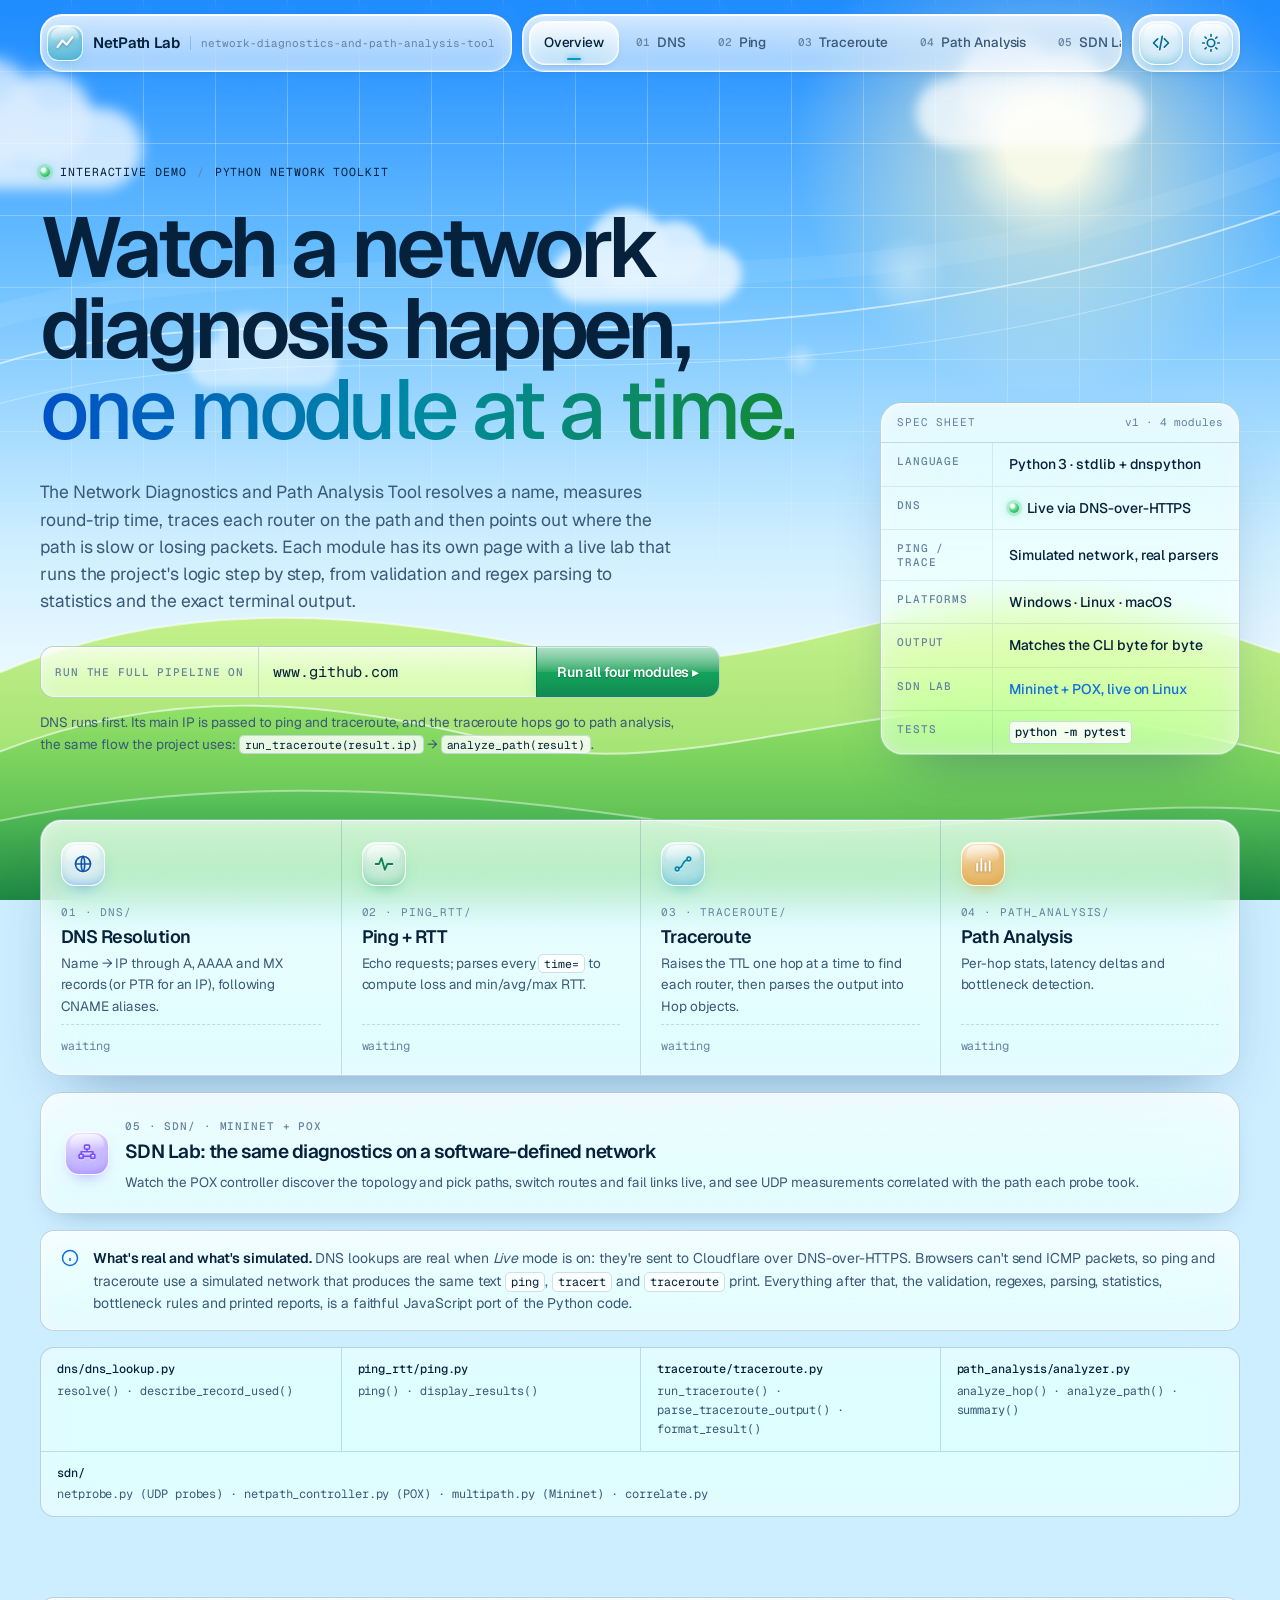
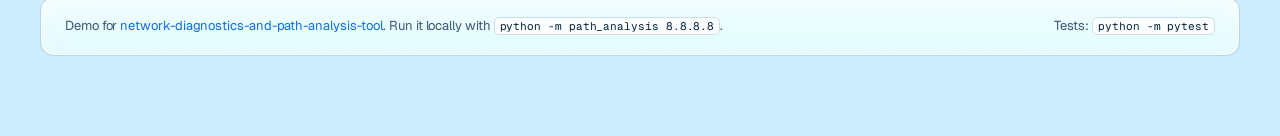
<file: index.html>
<!doctype html>
<html lang="en">
<head>
  <meta charset="utf-8" />
  <meta name="viewport" content="width=device-width, initial-scale=1" />
  <title>NetPath Diagnostics Lab</title>
  <meta name="description" content="Interactive walkthrough of the Network Diagnostics and Path Analysis Tool: DNS resolution, ping/RTT, traceroute and path analysis." />
  <meta name="theme-color" content="#2f9bff" media="(prefers-color-scheme: light)" />
  <meta name="theme-color" content="#04122a" media="(prefers-color-scheme: dark)" />
  <meta property="og:type" content="website" />
  <meta property="og:title" content="NetPath Diagnostics Lab" />
  <meta property="og:description" content="Interactive walkthrough of the Network Diagnostics and Path Analysis Tool: DNS resolution, ping/RTT, traceroute and path analysis." />
  <link rel="preconnect" href="https://fonts.googleapis.com" />
  <link rel="preconnect" href="https://fonts.gstatic.com" crossorigin />
  <link href="https://fonts.googleapis.com/css2?family=Geist:wght@300..800&family=Geist+Mono:wght@400..600&display=swap" rel="stylesheet" />
  <script>
    (function () {
      var t = null;
      try { t = localStorage.getItem("np-theme"); } catch (e) {}
      document.documentElement.dataset.theme = t || (matchMedia("(prefers-color-scheme: dark)").matches ? "dark" : "light");
    })();
  </script>
  <link rel="stylesheet" href="css/styles.css?v=12" />
  <link rel="icon" href="data:image/svg+xml,%3Csvg xmlns='http://www.w3.org/2000/svg' viewBox='0 0 32 32'%3E%3Crect width='32' height='32' rx='7' fill='%23111821'/%3E%3Cpath d='M6 22 L12 12 L19 18 L26 8' fill='none' stroke='%2345d6c4' stroke-width='3' stroke-linecap='round' stroke-linejoin='round'/%3E%3C/svg%3E" />
</head>
<body>
  <div class="scene" aria-hidden="true">
    <div class="sky"></div>
    <div class="grid-lines"></div>
    <div class="stars"></div>
    <div class="sun"></div>
    <span class="flare f1"></span><span class="flare f2"></span>
    <svg class="swoosh" viewBox="0 0 1440 500" preserveAspectRatio="none">
      <path d="M-20 360 C 320 180, 760 420, 1460 120" stroke-width="2" />
      <path d="M-20 400 C 360 230, 820 450, 1460 170" stroke-width="1" opacity=".6" />
      <path d="M-20 300 C 420 120, 900 360, 1460 60" stroke-width="26" opacity=".12" />
    </svg>
    <span class="cloud c1"></span><span class="cloud c2"></span><span class="cloud c3"></span><span class="cloud c4"></span>
    <div class="bubbles"><i></i><i></i><i></i><i></i><i></i><i></i></div>
    <svg class="hills" viewBox="0 0 1440 400" preserveAspectRatio="none">
      <defs>
        <linearGradient id="hg1" x1="0" y1="0" x2="0" y2="1"><stop offset="0" style="stop-color:var(--hill-1a)" /><stop offset="1" style="stop-color:var(--hill-1b)" /></linearGradient>
        <linearGradient id="hg2" x1="0" y1="0" x2="0" y2="1"><stop offset="0" style="stop-color:var(--hill-2a)" /><stop offset="1" style="stop-color:var(--hill-2b)" /></linearGradient>
        <linearGradient id="hg3" x1="0" y1="0" x2="0" y2="1"><stop offset="0" style="stop-color:var(--hill-3a)" /><stop offset="1" style="stop-color:var(--hill-3b)" /></linearGradient>
      </defs>
      <path class="h1" d="M0,170 C210,90 420,110 640,150 C860,190 1040,70 1240,100 C1340,115 1400,140 1440,150 L1440,400 L0,400 Z" />
      <path class="gloss" d="M0,170 C210,90 420,110 640,150 C860,190 1040,70 1240,100 C1340,115 1400,140 1440,150" />
      <path class="h2" d="M0,250 C200,180 380,200 560,240 C760,285 980,190 1180,210 C1300,222 1380,240 1440,252 L1440,400 L0,400 Z" />
      <path class="gloss" d="M0,250 C200,180 380,200 560,240 C760,285 980,190 1180,210 C1300,222 1380,240 1440,252" />
      <path class="h3" d="M0,320 C260,270 520,290 760,322 C1000,352 1220,292 1440,310 L1440,400 L0,400 Z" />
      <path class="gloss" d="M0,320 C260,270 520,290 760,322 C1000,352 1220,292 1440,310" opacity=".7" />
    </svg>
  </div>
  <header class="topbar">
    <a class="brand dock-group" href="index.html" aria-label="NetPath Lab home">
      <span class="orb t-60 deep" style="--sc:var(--c-trace);width:36px;height:36px;margin:0;border-radius:11px"><svg width="18" height="18" viewBox="0 0 24 24" aria-hidden="true"><path d="M3 17 L9 9 L14 14 L21 5" fill="none" stroke="#fff" stroke-width="2.6" stroke-linecap="round" stroke-linejoin="round" /></svg></span>
      NetPath Lab <small>network-diagnostics-and-path-analysis-tool</small>
    </a>
    <nav class="topnav dock-group" aria-label="Pages">
      <a href="index.html" class="active" aria-current="page">Overview</a>
      <a href="dns.html"><span class="n">01</span>DNS</a>
      <a href="ping.html"><span class="n">02</span>Ping</a>
      <a href="traceroute.html"><span class="n">03</span>Traceroute</a>
      <a href="analysis.html"><span class="n">04</span>Path Analysis</a>
      <a href="sdn.html"><span class="n">05</span>SDN Lab</a>
    </nav>
    <div class="dock-actions dock-group">
      <a class="dock-icon frost t-10" href="https://github.com/AtharvChoudhary65/network-diagnostics-and-path-analysis-tool" target="_blank" rel="noopener" aria-label="View the tool's source on GitHub" title="Source on GitHub">
        <svg width="20" height="20" viewBox="0 0 24 24" fill="none" stroke="currentColor" stroke-width="2" stroke-linecap="round" stroke-linejoin="round" aria-hidden="true"><path d="m8 7-5 5 5 5M16 7l5 5-5 5M13.5 4l-3 16" /></svg>
      </a>
      <button class="theme-toggle frost t-10" id="theme-toggle" type="button" aria-label="Toggle light and dark mode" title="Toggle light / dark">
        <svg class="sun-i" width="20" height="20" viewBox="0 0 24 24" fill="none" stroke="currentColor" stroke-width="2" stroke-linecap="round"><circle cx="12" cy="12" r="4.5" /><path d="M12 2v2M12 20v2M4.9 4.9l1.4 1.4M17.7 17.7l1.4 1.4M2 12h2M20 12h2M4.9 19.1l1.4-1.4M17.7 6.3l1.4-1.4" /></svg>
        <svg class="moon" width="20" height="20" viewBox="0 0 24 24" fill="none" stroke="currentColor" stroke-width="2" stroke-linecap="round" stroke-linejoin="round"><path d="M20 14.5A8.5 8.5 0 1 1 9.5 4a7 7 0 0 0 10.5 10.5z" /></svg>
      </button>
    </div>
  </header>

  <main>
    <!-- ======================= OVERVIEW ======================= -->
    <section class="hero" id="overview">
      <div class="hero-grid">
        <div class="hero-copy">
          <div class="eyebrow"><span class="dot"></span>Interactive demo <span class="sep">/</span> Python network toolkit</div>
          <h1>Watch a network diagnosis happen, <em>one module at a time.</em></h1>
          <p class="lede">The Network Diagnostics and Path Analysis Tool resolves a name, measures round-trip time, traces each router on the path and then points out where the path is slow or losing packets. Each module has its own page with a live lab that runs the project's logic step by step, from validation and regex parsing to statistics and the exact terminal output.</p>
          <div class="runner">
            <label for="pipe-target">Run the full pipeline on</label>
            <input id="pipe-target" class="input" value="www.github.com" spellcheck="false" autocomplete="off" />
            <button class="btn hero-btn" id="pipe-run">Run all four modules ▸</button>
          </div>
          <p class="hint">DNS runs first. Its main IP is passed to ping and traceroute, and the traceroute hops go to path analysis, the same flow the project uses: <code>run_traceroute(result.ip)</code> → <code>analyze_path(result)</code>.</p>
        </div>
        <aside class="spec" aria-label="Project at a glance">
          <div class="spec-head"><span>Spec sheet</span><span class="mono">v1 · 4 modules</span></div>
          <dl>
            <div><dt>Language</dt><dd>Python 3 · stdlib + dnspython</dd></div>
            <div><dt>DNS</dt><dd><span class="live"></span>Live via DNS-over-HTTPS</dd></div>
            <div><dt>Ping / Trace</dt><dd>Simulated network, real parsers</dd></div>
            <div><dt>Platforms</dt><dd>Windows · Linux · macOS</dd></div>
            <div><dt>Output</dt><dd>Matches the CLI byte for byte</dd></div>
            <div><dt>SDN lab</dt><dd><a href="sdn.html">Mininet + POX, live on Linux</a></dd></div>
            <div><dt>Tests</dt><dd><code>python -m pytest</code></dd></div>
          </dl>
        </aside>
      </div>

      <div class="pipeline" id="pipeline">
        <a class="stage" data-stage="dns" href="dns.html"><span class="orb t-10"><svg width="22" height="22" viewBox="0 0 24 24" fill="none" stroke="#fff" stroke-width="2" stroke-linecap="round"><circle cx="12" cy="12" r="9"/><path d="M3 12h18M12 3c2.8 3 2.8 15 0 18M12 3c-2.8 3-2.8 15 0 18"/></svg></span><span class="num">01 · dns/</span><h3>DNS Resolution</h3><p>Name → IP through A, AAAA and MX records (or PTR for an IP), following CNAME aliases.</p><span class="out">waiting</span></a>
        <a class="stage" data-stage="ping" href="ping.html"><span class="orb t-20"><svg width="22" height="22" viewBox="0 0 24 24" fill="none" stroke="#fff" stroke-width="2.2" stroke-linecap="round" stroke-linejoin="round"><path d="M2 12h4l3-7 4 14 3-7h6"/></svg></span><span class="num">02 · ping_rtt/</span><h3>Ping + RTT</h3><p>Echo requests; parses every <code>time=</code> to compute loss and min/avg/max RTT.</p><span class="out">waiting</span></a>
        <a class="stage" data-stage="trace" href="traceroute.html"><span class="orb t-30"><svg width="22" height="22" viewBox="0 0 24 24" fill="none" stroke="#fff" stroke-width="2" stroke-linecap="round" stroke-linejoin="round"><circle cx="5" cy="18" r="2.2"/><circle cx="19" cy="6" r="2.2"/><path d="M7 17c6-1 3-8 10-10"/></svg></span><span class="num">03 · traceroute/</span><h3>Traceroute</h3><p>Raises the TTL one hop at a time to find each router, then parses the output into Hop objects.</p><span class="out">waiting</span></a>
        <a class="stage" data-stage="analysis" href="analysis.html"><span class="orb t-60 deep"><svg width="22" height="22" viewBox="0 0 24 24" fill="none" stroke="#fff" stroke-width="2.2" stroke-linecap="round"><path d="M5 20V12M10 20V6M15 20v-9M20 20V9"/></svg></span><span class="num">04 · path_analysis/</span><h3>Path Analysis</h3><p>Per-hop stats, latency deltas and bottleneck detection.</p><span class="out">waiting</span></a>
      </div>


      <nav class="pager sdn-pager" aria-label="SDN lab">
      <a class="pager-card sdn-card" href="sdn.html">
        <span class="orb t-45" style="--sc:var(--c-sdn)"><svg width="22" height="22" viewBox="0 0 24 24" fill="none" stroke="#fff" stroke-width="2" stroke-linecap="round" stroke-linejoin="round" aria-hidden="true"><rect x="9" y="2.5" width="6" height="5" rx="1.2"/><path d="M12 7.5v3M5 13.5v-3h14v3"/><rect x="2.5" y="13.5" width="5" height="5" rx="1.2"/><rect x="16.5" y="13.5" width="5" height="5" rx="1.2"/><path d="M7.5 16h9"/></svg></span>
        <span><span class="pager-label">05 · sdn/ · Mininet + POX</span><span class="pager-title">SDN Lab: the same diagnostics on a software-defined network</span>
        <span class="sdn-card-text">Watch the POX controller discover the topology and pick paths, switch routes and fail links live, and see UDP measurements correlated with the path each probe took.</span></span>
      </a>
      </nav>

      <div class="notice" role="note">
        <svg width="18" height="18" viewBox="0 0 24 24" fill="none" stroke="currentColor" stroke-width="2" aria-hidden="true"><circle cx="12" cy="12" r="10" /><path d="M12 16v-4M12 8h.01" /></svg>
        <div><strong>What's real and what's simulated.</strong> DNS lookups are real when <em>Live</em> mode is on: they're sent to Cloudflare over DNS-over-HTTPS. Browsers can't send ICMP packets, so ping and traceroute use a simulated network that produces the same text <code>ping</code>, <code>tracert</code> and <code>traceroute</code> print. Everything after that, the validation, regexes, parsing, statistics, bottleneck rules and printed reports, is a faithful JavaScript port of the Python code.</div>
      </div>

      <div class="modmap" aria-label="Repository layout">
        <div><b>dns/dns_lookup.py</b>resolve() · describe_record_used()</div>
        <div><b>ping_rtt/ping.py</b>ping() · display_results()</div>
        <div><b>traceroute/traceroute.py</b>run_traceroute() · parse_traceroute_output() · format_result()</div>
        <div><b>path_analysis/analyzer.py</b>analyze_hop() · analyze_path() · summary()</div>
        <div class="wide"><b>sdn/</b>netprobe.py (UDP probes) · netpath_controller.py (POX) · multipath.py (Mininet) · correlate.py</div>
      </div>
    </section>

    <footer>
      <span>Demo for <a href="https://github.com/AtharvChoudhary65/network-diagnostics-and-path-analysis-tool" target="_blank" rel="noopener">network-diagnostics-and-path-analysis-tool</a>. Run it locally with <code>python -m path_analysis 8.8.8.8</code>.</span>
      <span>Tests: <code>python -m pytest</code></span>
    </footer>
  </main>

  <script src="js/common.js?v=10"></script>
  <script src="js/dns.js?v=10"></script>
  <script src="js/ping.js?v=10"></script>
  <script src="js/traceroute.js?v=10"></script>
  <script src="js/analysis.js?v=10"></script>
  <script src="js/app.js?v=10"></script>
</body>
</html>
</file>
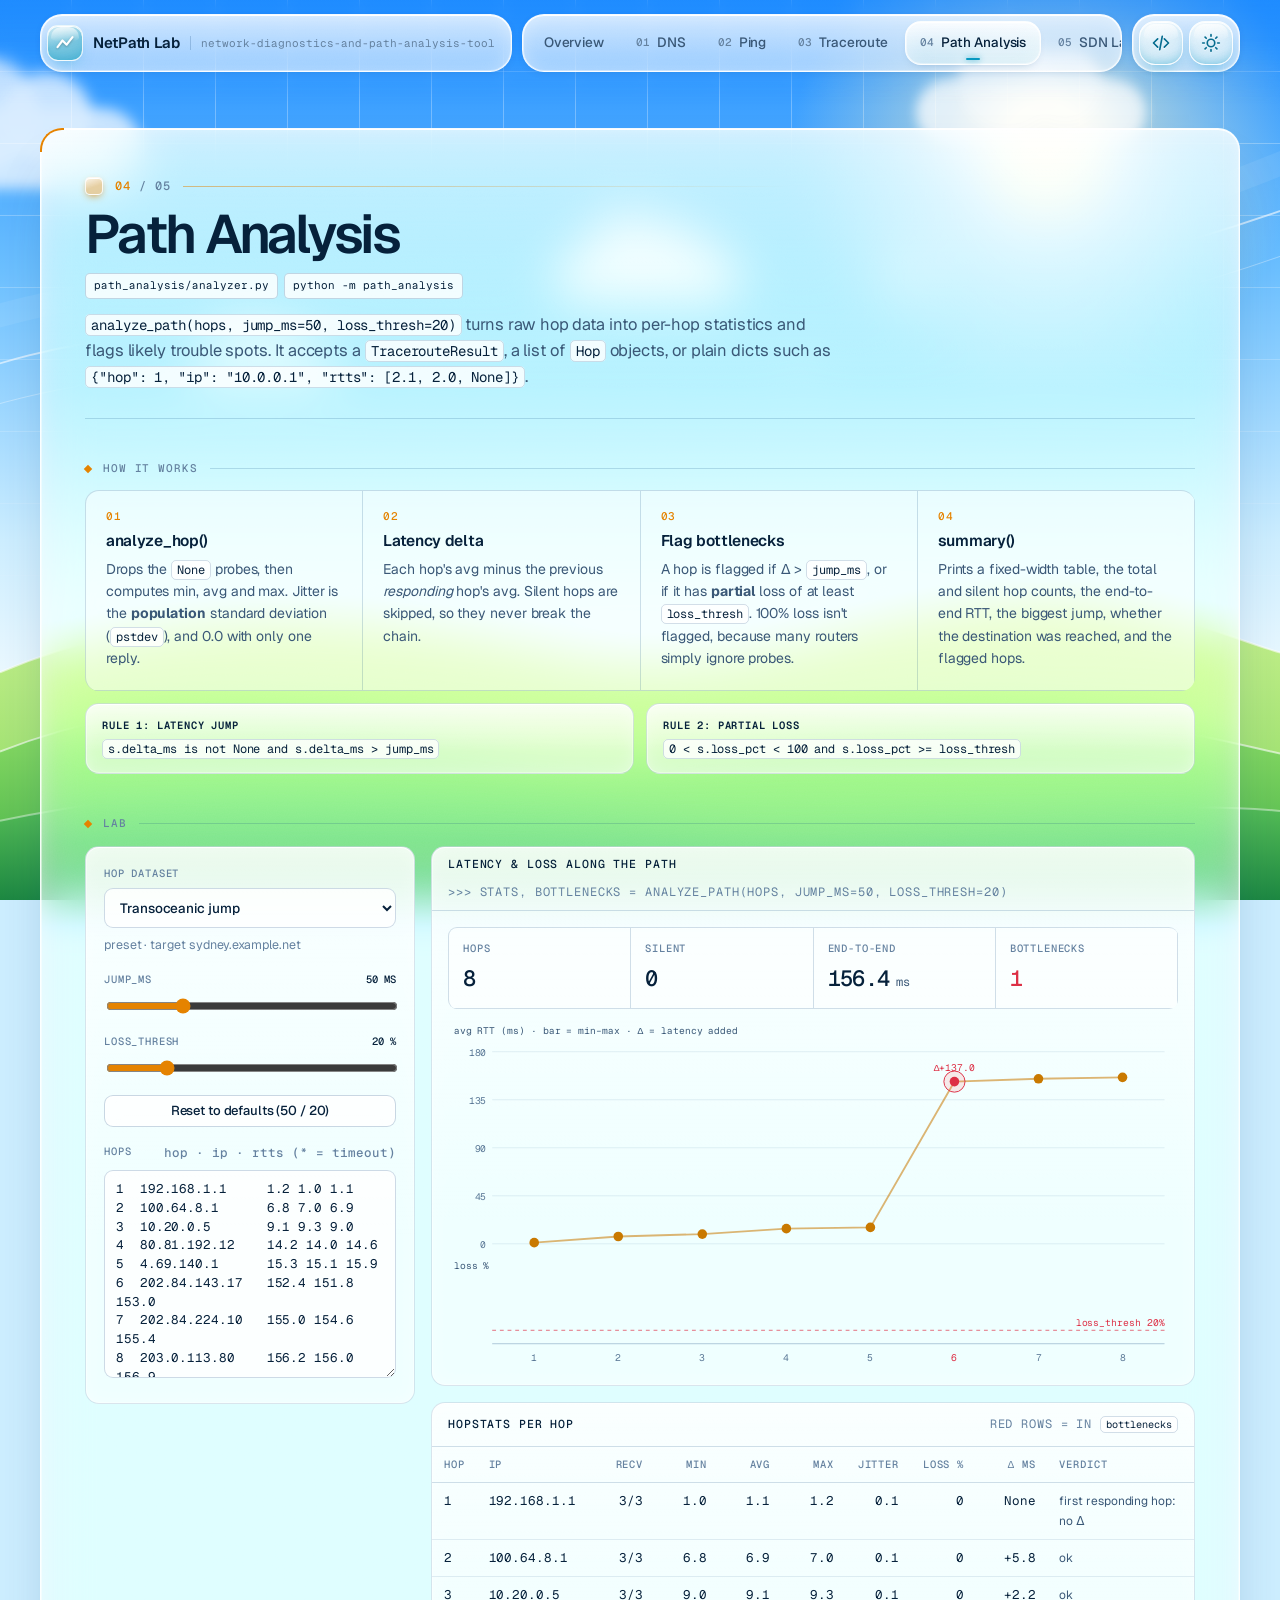
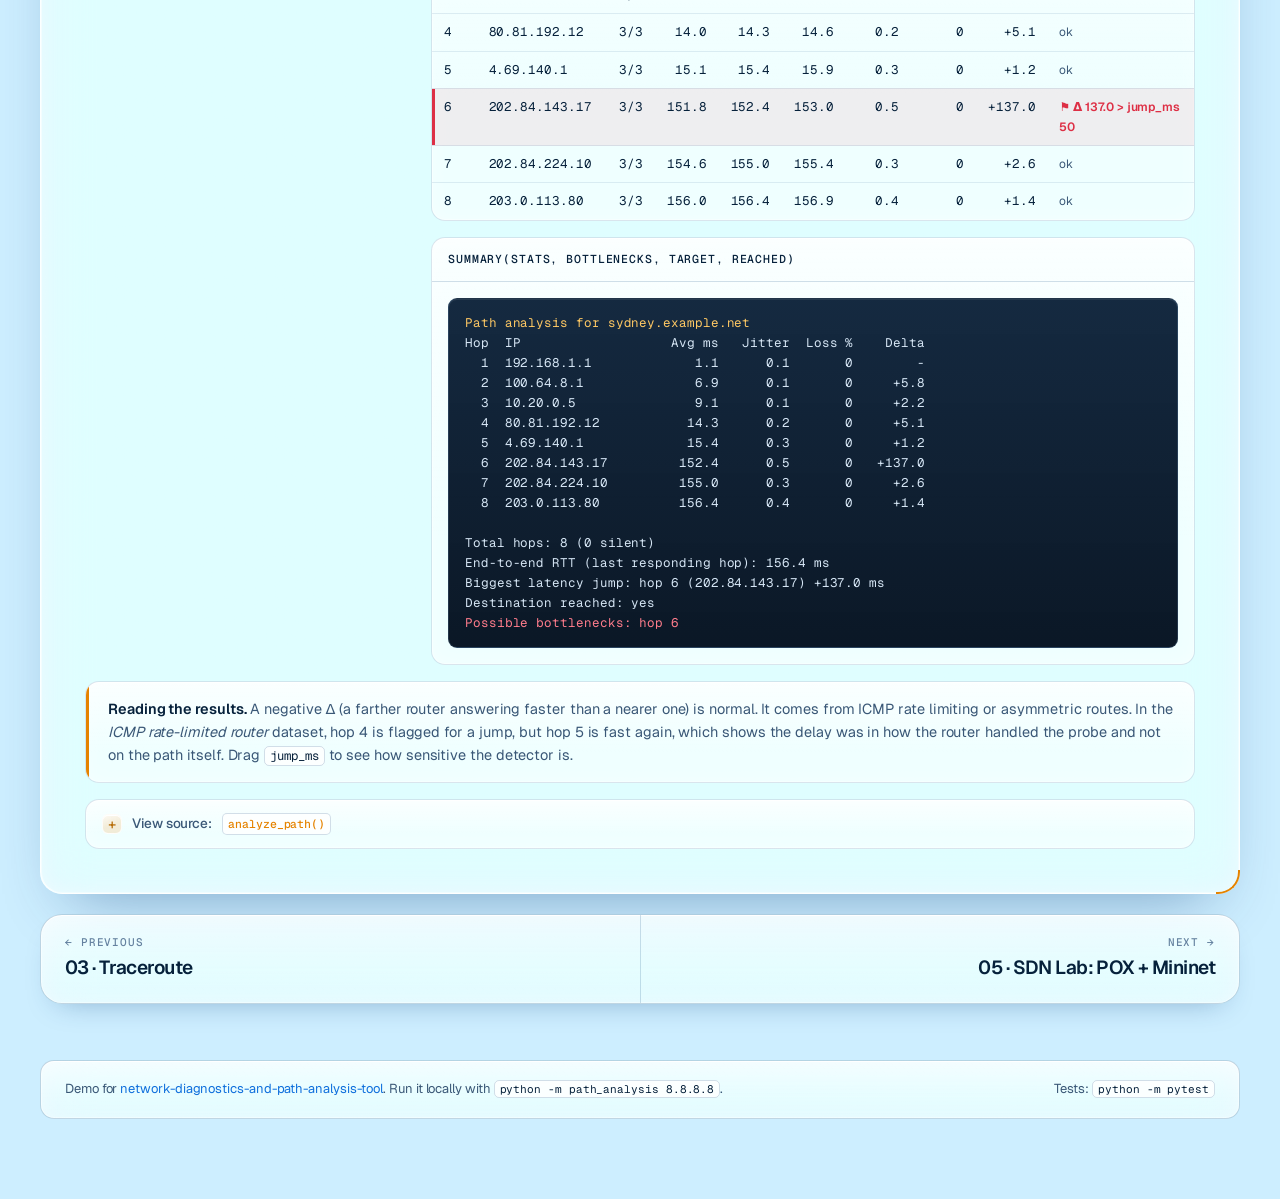
<file: analysis.html>
<!doctype html>
<html lang="en">
<head>
  <meta charset="utf-8" />
  <meta name="viewport" content="width=device-width, initial-scale=1" />
  <title>Path Analysis · NetPath Lab</title>
  <meta name="description" content="How path_analysis.analyze_path() computes per-hop stats and flags latency jumps and packet loss." />
  <meta name="theme-color" content="#2f9bff" media="(prefers-color-scheme: light)" />
  <meta name="theme-color" content="#04122a" media="(prefers-color-scheme: dark)" />
  <meta property="og:type" content="website" />
  <meta property="og:title" content="Path Analysis · NetPath Lab" />
  <meta property="og:description" content="How path_analysis.analyze_path() computes per-hop stats and flags latency jumps and packet loss." />
  <link rel="preconnect" href="https://fonts.googleapis.com" />
  <link rel="preconnect" href="https://fonts.gstatic.com" crossorigin />
  <link href="https://fonts.googleapis.com/css2?family=Geist:wght@300..800&family=Geist+Mono:wght@400..600&display=swap" rel="stylesheet" />
  <script>
    (function () {
      var t = null;
      try { t = localStorage.getItem("np-theme"); } catch (e) {}
      document.documentElement.dataset.theme = t || (matchMedia("(prefers-color-scheme: dark)").matches ? "dark" : "light");
    })();
  </script>
  <link rel="stylesheet" href="css/styles.css?v=12" />
  <link rel="icon" href="data:image/svg+xml,%3Csvg xmlns='http://www.w3.org/2000/svg' viewBox='0 0 32 32'%3E%3Crect width='32' height='32' rx='7' fill='%23111821'/%3E%3Cpath d='M6 22 L12 12 L19 18 L26 8' fill='none' stroke='%2345d6c4' stroke-width='3' stroke-linecap='round' stroke-linejoin='round'/%3E%3C/svg%3E" />
</head>
<body>
  <div class="scene" aria-hidden="true">
    <div class="sky"></div>
    <div class="grid-lines"></div>
    <div class="stars"></div>
    <div class="sun"></div>
    <span class="flare f1"></span><span class="flare f2"></span>
    <svg class="swoosh" viewBox="0 0 1440 500" preserveAspectRatio="none">
      <path d="M-20 360 C 320 180, 760 420, 1460 120" stroke-width="2" />
      <path d="M-20 400 C 360 230, 820 450, 1460 170" stroke-width="1" opacity=".6" />
      <path d="M-20 300 C 420 120, 900 360, 1460 60" stroke-width="26" opacity=".12" />
    </svg>
    <span class="cloud c1"></span><span class="cloud c2"></span><span class="cloud c3"></span><span class="cloud c4"></span>
    <div class="bubbles"><i></i><i></i><i></i><i></i><i></i><i></i></div>
    <svg class="hills" viewBox="0 0 1440 400" preserveAspectRatio="none">
      <defs>
        <linearGradient id="hg1" x1="0" y1="0" x2="0" y2="1"><stop offset="0" style="stop-color:var(--hill-1a)" /><stop offset="1" style="stop-color:var(--hill-1b)" /></linearGradient>
        <linearGradient id="hg2" x1="0" y1="0" x2="0" y2="1"><stop offset="0" style="stop-color:var(--hill-2a)" /><stop offset="1" style="stop-color:var(--hill-2b)" /></linearGradient>
        <linearGradient id="hg3" x1="0" y1="0" x2="0" y2="1"><stop offset="0" style="stop-color:var(--hill-3a)" /><stop offset="1" style="stop-color:var(--hill-3b)" /></linearGradient>
      </defs>
      <path class="h1" d="M0,170 C210,90 420,110 640,150 C860,190 1040,70 1240,100 C1340,115 1400,140 1440,150 L1440,400 L0,400 Z" />
      <path class="gloss" d="M0,170 C210,90 420,110 640,150 C860,190 1040,70 1240,100 C1340,115 1400,140 1440,150" />
      <path class="h2" d="M0,250 C200,180 380,200 560,240 C760,285 980,190 1180,210 C1300,222 1380,240 1440,252 L1440,400 L0,400 Z" />
      <path class="gloss" d="M0,250 C200,180 380,200 560,240 C760,285 980,190 1180,210 C1300,222 1380,240 1440,252" />
      <path class="h3" d="M0,320 C260,270 520,290 760,322 C1000,352 1220,292 1440,310 L1440,400 L0,400 Z" />
      <path class="gloss" d="M0,320 C260,270 520,290 760,322 C1000,352 1220,292 1440,310" opacity=".7" />
    </svg>
  </div>
  <header class="topbar">
    <a class="brand dock-group" href="index.html" aria-label="NetPath Lab home">
      <span class="orb t-60 deep" style="--sc:var(--c-trace);width:36px;height:36px;margin:0;border-radius:11px"><svg width="18" height="18" viewBox="0 0 24 24" aria-hidden="true"><path d="M3 17 L9 9 L14 14 L21 5" fill="none" stroke="#fff" stroke-width="2.6" stroke-linecap="round" stroke-linejoin="round" /></svg></span>
      NetPath Lab <small>network-diagnostics-and-path-analysis-tool</small>
    </a>
    <nav class="topnav dock-group" aria-label="Pages">
      <a href="index.html">Overview</a>
      <a href="dns.html"><span class="n">01</span>DNS</a>
      <a href="ping.html"><span class="n">02</span>Ping</a>
      <a href="traceroute.html"><span class="n">03</span>Traceroute</a>
      <a href="analysis.html" class="active" aria-current="page"><span class="n">04</span>Path Analysis</a>
      <a href="sdn.html"><span class="n">05</span>SDN Lab</a>
    </nav>
    <div class="dock-actions dock-group">
      <a class="dock-icon frost t-10" href="https://github.com/AtharvChoudhary65/network-diagnostics-and-path-analysis-tool" target="_blank" rel="noopener" aria-label="View the tool's source on GitHub" title="Source on GitHub">
        <svg width="20" height="20" viewBox="0 0 24 24" fill="none" stroke="currentColor" stroke-width="2" stroke-linecap="round" stroke-linejoin="round" aria-hidden="true"><path d="m8 7-5 5 5 5M16 7l5 5-5 5M13.5 4l-3 16" /></svg>
      </a>
      <button class="theme-toggle frost t-10" id="theme-toggle" type="button" aria-label="Toggle light and dark mode" title="Toggle light / dark">
        <svg class="sun-i" width="20" height="20" viewBox="0 0 24 24" fill="none" stroke="currentColor" stroke-width="2" stroke-linecap="round"><circle cx="12" cy="12" r="4.5" /><path d="M12 2v2M12 20v2M4.9 4.9l1.4 1.4M17.7 17.7l1.4 1.4M2 12h2M20 12h2M4.9 19.1l1.4-1.4M17.7 6.3l1.4-1.4" /></svg>
        <svg class="moon" width="20" height="20" viewBox="0 0 24 24" fill="none" stroke="currentColor" stroke-width="2" stroke-linecap="round" stroke-linejoin="round"><path d="M20 14.5A8.5 8.5 0 1 1 9.5 4a7 7 0 0 0 10.5 10.5z" /></svg>
      </button>
    </div>
  </header>

  <main>
    <!-- ======================= PATH ANALYSIS ======================= -->
    <section class="module" id="analysis" data-mod="analysis">
      <div class="mod-head">
        <div class="mod-num"><span>04</span></div>
        <h2>Path Analysis</h2>
        <div class="file-badges"><span class="file-badge">path_analysis/analyzer.py</span><span class="file-badge">python -m path_analysis</span></div>
        <p><code>analyze_path(hops, jump_ms=50, loss_thresh=20)</code> turns raw hop data into per-hop statistics and flags likely trouble spots. It accepts a <code>TracerouteResult</code>, a list of <code>Hop</code> objects, or plain dicts such as <code>{"hop": 1, "ip": "10.0.0.1", "rtts": [2.1, 2.0, None]}</code>.</p>
      </div>

      <h3 class="subhead">How it works</h3>
      <div class="steps">
        <div class="step"><h4>analyze_hop()</h4><p>Drops the <code>None</code> probes, then computes min, avg and max. Jitter is the <b>population</b> standard deviation (<code>pstdev</code>), and 0.0 with only one reply.</p></div>
        <div class="step"><h4>Latency delta</h4><p>Each hop's avg minus the previous <i>responding</i> hop's avg. Silent hops are skipped, so they never break the chain.</p></div>
        <div class="step"><h4>Flag bottlenecks</h4><p>A hop is flagged if Δ &gt; <code>jump_ms</code>, or if it has <b>partial</b> loss of at least <code>loss_thresh</code>. 100% loss isn't flagged, because many routers simply ignore probes.</p></div>
        <div class="step"><h4>summary()</h4><p>Prints a fixed-width table, the total and silent hop counts, the end-to-end RTT, the biggest jump, whether the destination was reached, and the flagged hops.</p></div>
      </div>

      <div class="rules" style="margin-top:12px">
        <div class="rule"><b>Rule 1: latency jump</b><br /><code>s.delta_ms is not None and s.delta_ms &gt; jump_ms</code></div>
        <div class="rule"><b>Rule 2: partial loss</b><br /><code>0 &lt; s.loss_pct &lt; 100 and s.loss_pct &gt;= loss_thresh</code></div>
      </div>

      <h3 class="subhead">Lab</h3>
      <div class="lab">
        <div class="panel controls">
          <div class="field"><label for="an-preset">Hop dataset</label>
            <select id="an-preset" class="input">
              <option value="trace" disabled>From last traceroute</option>
              <option value="clean">Clean path</option>
              <option value="ocean" selected>Transoceanic jump</option>
              <option value="congested">Congested hop</option>
              <option value="silent">Silent routers</option>
              <option value="ratelimit">ICMP rate-limited router</option>
              <option value="firewall">Destination not reached</option>
            </select>
            <small id="an-source"></small>
          </div>
          <div class="field"><label for="an-jump">jump_ms <output id="an-jump-o">50 ms</output></label><input type="range" id="an-jump" min="0" max="200" value="50" /></div>
          <div class="field"><label for="an-loss">loss_thresh <output id="an-loss-o">20 %</output></label><input type="range" id="an-loss" min="1" max="100" value="20" /></div>
          <button class="btn ghost sm" id="an-reset">Reset to defaults (50 / 20)</button>
          <div class="field"><label for="an-input">Hops <small>hop · ip · rtts (* = timeout)</small></label><textarea id="an-input" class="input" rows="10" spellcheck="false"></textarea><small id="an-errors" style="color:var(--bad)"></small></div>
        </div>

        <div class="stack">
          <div class="panel">
            <div class="panel-head"><b>Latency &amp; loss along the path</b><span class="mono" style="font-size:12px" id="an-call"></span></div>
            <div class="panel-body">
              <div class="stats" id="an-stats"></div>
              <div id="an-chart" style="margin-top:12px"></div>
            </div>
          </div>
          <div class="panel">
            <div class="panel-head"><b>HopStats per hop</b><span style="font-size:12px">red rows = in <code>bottlenecks</code></span></div>
            <div class="tbl-wrap"><table class="data"><thead><tr><th>hop</th><th>ip</th><th class="num">recv</th><th class="num">min</th><th class="num">avg</th><th class="num">max</th><th class="num">jitter</th><th class="num">loss %</th><th class="num">Δ ms</th><th>verdict</th></tr></thead><tbody id="an-table"></tbody></table></div>
          </div>
          <div class="panel">
            <div class="panel-head"><b>summary(stats, bottlenecks, target, reached)</b></div>
            <div class="panel-body"><pre class="term" id="an-summary"></pre></div>
          </div>
        </div>
      </div>

      <div class="callout"><b>Reading the results.</b> A negative Δ (a farther router answering faster than a nearer one) is normal. It comes from ICMP rate limiting or asymmetric routes. In the <i>ICMP rate-limited router</i> dataset, hop 4 is flagged for a jump, but hop 5 is fast again, which shows the delay was in how the router handled the probe and not on the path itself. Drag <code>jump_ms</code> to see how sensitive the detector is.</div>

      <details class="src"><summary>View source: <code>analyze_path()</code></summary>
<pre class="term">def analyze_path(hops, jump_ms=50, loss_thresh=20):
    if hasattr(hops, "hops"):
        hops = hops.hops
    stats = [analyze_hop(*_unpack(h)) for h in hops]

    prev = None
    for s in stats:
        if s.avg_rtt is not None:
            if prev is not None:
                s.delta_ms = s.avg_rtt - prev
            prev = s.avg_rtt

    # Fully silent hops (100% loss) are usually routers ignoring probes,
    # so only partial loss or a big latency jump counts as a bottleneck.
    bottlenecks = [
        s for s in stats
        if (s.delta_ms is not None and s.delta_ms &gt; jump_ms)
        or (0 &lt; s.loss_pct &lt; 100 and s.loss_pct &gt;= loss_thresh)
    ]
    return stats, bottlenecks</pre>
      </details>
    </section>

    <nav class="pager" aria-label="Module navigation">
      <a class="pager-card prev" href="traceroute.html"><span class="pager-label">← Previous</span><span class="pager-title">03 · Traceroute</span></a>
      <a class="pager-card next" href="sdn.html"><span class="pager-label">Next →</span><span class="pager-title">05 · SDN Lab: POX + Mininet</span></a>
    </nav>

    <footer>
      <span>Demo for <a href="https://github.com/AtharvChoudhary65/network-diagnostics-and-path-analysis-tool" target="_blank" rel="noopener">network-diagnostics-and-path-analysis-tool</a>. Run it locally with <code>python -m path_analysis 8.8.8.8</code>.</span>
      <span>Tests: <code>python -m pytest</code></span>
    </footer>
  </main>

  <script src="js/common.js?v=10"></script>
  <script src="js/analysis.js?v=10"></script>
  <script src="js/app.js?v=10"></script>
</body>
</html>
</file>
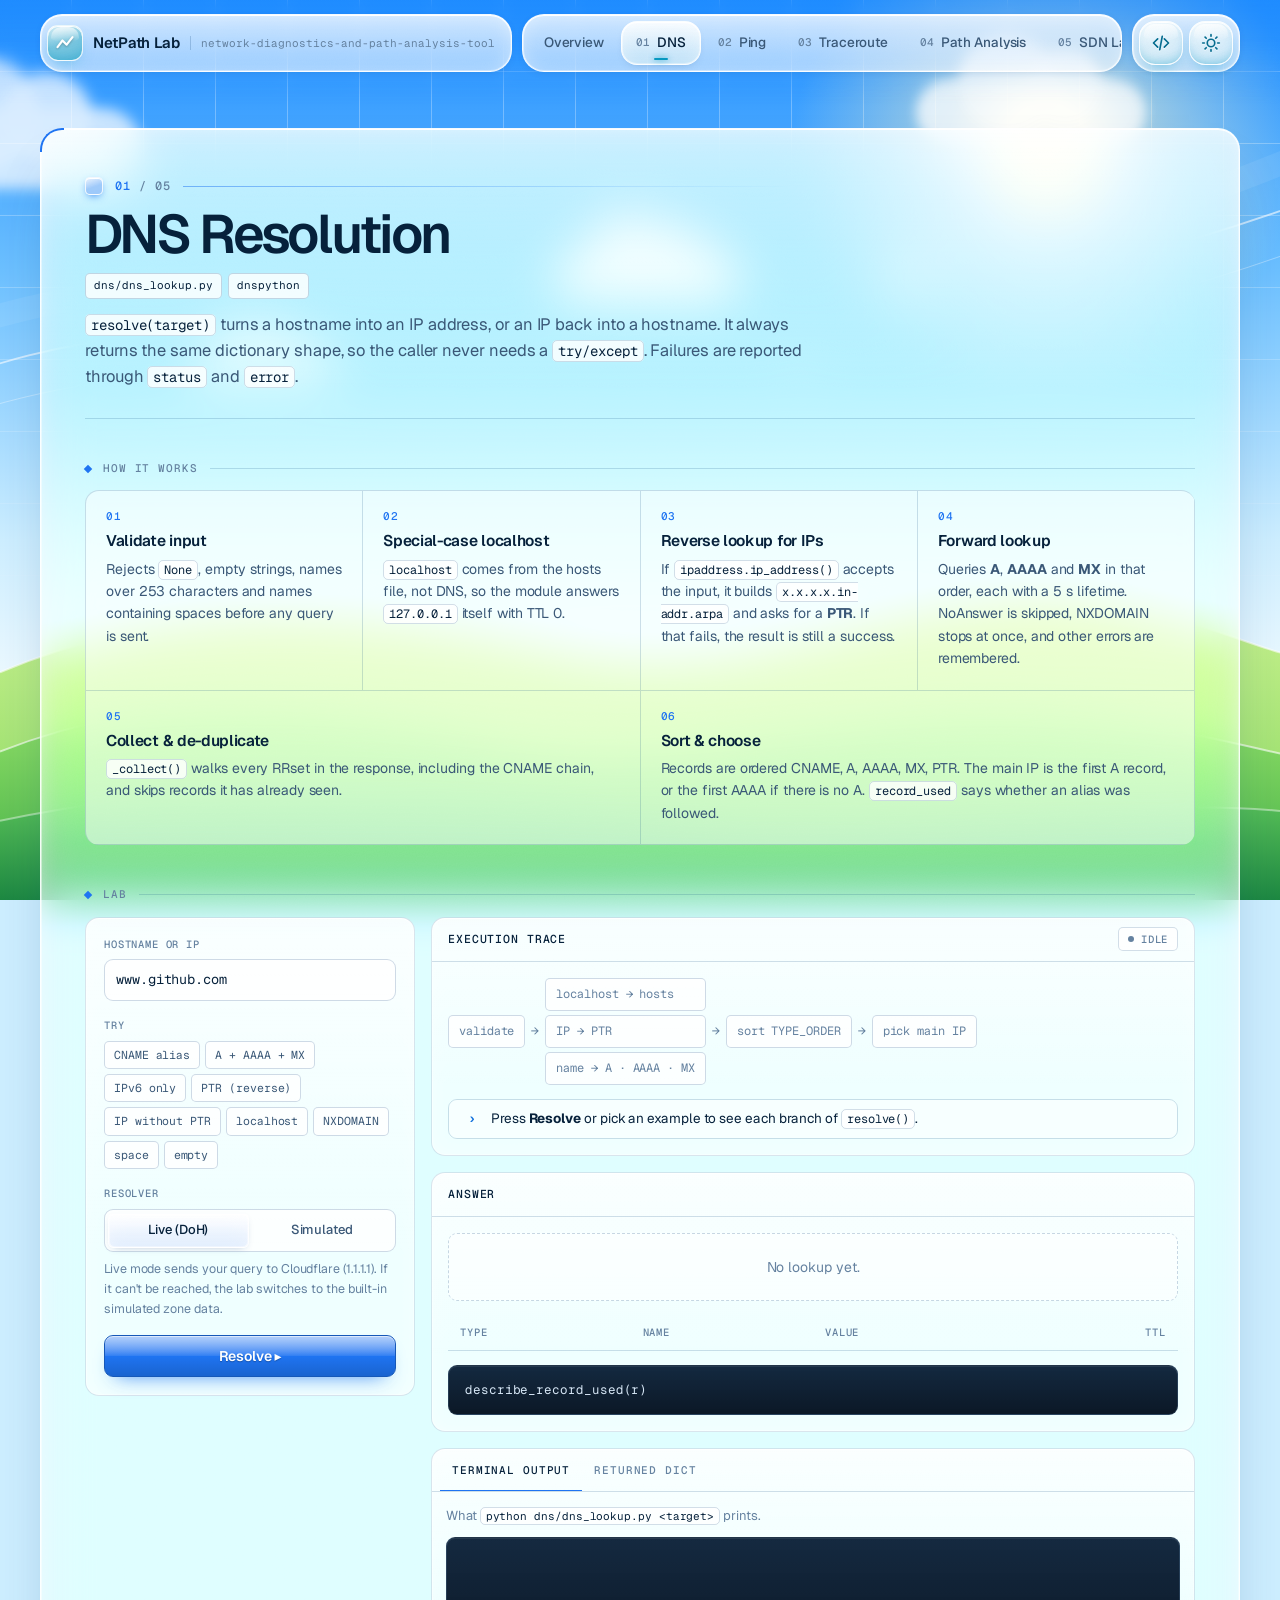
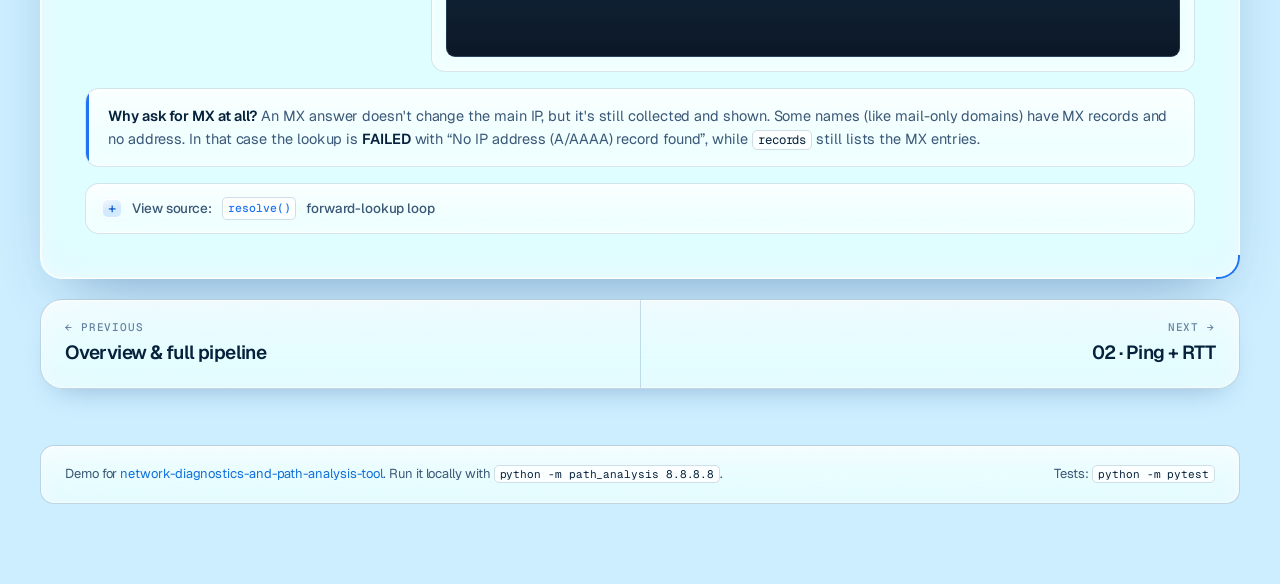
<file: dns.html>
<!doctype html>
<html lang="en">
<head>
  <meta charset="utf-8" />
  <meta name="viewport" content="width=device-width, initial-scale=1" />
  <title>DNS Resolution · NetPath Lab</title>
  <meta name="description" content="How dns_lookup.resolve() validates input, queries A/AAAA/MX or PTR records and picks the main IP, step by step." />
  <meta name="theme-color" content="#2f9bff" media="(prefers-color-scheme: light)" />
  <meta name="theme-color" content="#04122a" media="(prefers-color-scheme: dark)" />
  <meta property="og:type" content="website" />
  <meta property="og:title" content="DNS Resolution · NetPath Lab" />
  <meta property="og:description" content="How dns_lookup.resolve() validates input, queries A/AAAA/MX or PTR records and picks the main IP, step by step." />
  <link rel="preconnect" href="https://fonts.googleapis.com" />
  <link rel="preconnect" href="https://fonts.gstatic.com" crossorigin />
  <link href="https://fonts.googleapis.com/css2?family=Geist:wght@300..800&family=Geist+Mono:wght@400..600&display=swap" rel="stylesheet" />
  <script>
    (function () {
      var t = null;
      try { t = localStorage.getItem("np-theme"); } catch (e) {}
      document.documentElement.dataset.theme = t || (matchMedia("(prefers-color-scheme: dark)").matches ? "dark" : "light");
    })();
  </script>
  <link rel="stylesheet" href="css/styles.css?v=12" />
  <link rel="icon" href="data:image/svg+xml,%3Csvg xmlns='http://www.w3.org/2000/svg' viewBox='0 0 32 32'%3E%3Crect width='32' height='32' rx='7' fill='%23111821'/%3E%3Cpath d='M6 22 L12 12 L19 18 L26 8' fill='none' stroke='%2345d6c4' stroke-width='3' stroke-linecap='round' stroke-linejoin='round'/%3E%3C/svg%3E" />
</head>
<body>
  <div class="scene" aria-hidden="true">
    <div class="sky"></div>
    <div class="grid-lines"></div>
    <div class="stars"></div>
    <div class="sun"></div>
    <span class="flare f1"></span><span class="flare f2"></span>
    <svg class="swoosh" viewBox="0 0 1440 500" preserveAspectRatio="none">
      <path d="M-20 360 C 320 180, 760 420, 1460 120" stroke-width="2" />
      <path d="M-20 400 C 360 230, 820 450, 1460 170" stroke-width="1" opacity=".6" />
      <path d="M-20 300 C 420 120, 900 360, 1460 60" stroke-width="26" opacity=".12" />
    </svg>
    <span class="cloud c1"></span><span class="cloud c2"></span><span class="cloud c3"></span><span class="cloud c4"></span>
    <div class="bubbles"><i></i><i></i><i></i><i></i><i></i><i></i></div>
    <svg class="hills" viewBox="0 0 1440 400" preserveAspectRatio="none">
      <defs>
        <linearGradient id="hg1" x1="0" y1="0" x2="0" y2="1"><stop offset="0" style="stop-color:var(--hill-1a)" /><stop offset="1" style="stop-color:var(--hill-1b)" /></linearGradient>
        <linearGradient id="hg2" x1="0" y1="0" x2="0" y2="1"><stop offset="0" style="stop-color:var(--hill-2a)" /><stop offset="1" style="stop-color:var(--hill-2b)" /></linearGradient>
        <linearGradient id="hg3" x1="0" y1="0" x2="0" y2="1"><stop offset="0" style="stop-color:var(--hill-3a)" /><stop offset="1" style="stop-color:var(--hill-3b)" /></linearGradient>
      </defs>
      <path class="h1" d="M0,170 C210,90 420,110 640,150 C860,190 1040,70 1240,100 C1340,115 1400,140 1440,150 L1440,400 L0,400 Z" />
      <path class="gloss" d="M0,170 C210,90 420,110 640,150 C860,190 1040,70 1240,100 C1340,115 1400,140 1440,150" />
      <path class="h2" d="M0,250 C200,180 380,200 560,240 C760,285 980,190 1180,210 C1300,222 1380,240 1440,252 L1440,400 L0,400 Z" />
      <path class="gloss" d="M0,250 C200,180 380,200 560,240 C760,285 980,190 1180,210 C1300,222 1380,240 1440,252" />
      <path class="h3" d="M0,320 C260,270 520,290 760,322 C1000,352 1220,292 1440,310 L1440,400 L0,400 Z" />
      <path class="gloss" d="M0,320 C260,270 520,290 760,322 C1000,352 1220,292 1440,310" opacity=".7" />
    </svg>
  </div>
  <header class="topbar">
    <a class="brand dock-group" href="index.html" aria-label="NetPath Lab home">
      <span class="orb t-60 deep" style="--sc:var(--c-trace);width:36px;height:36px;margin:0;border-radius:11px"><svg width="18" height="18" viewBox="0 0 24 24" aria-hidden="true"><path d="M3 17 L9 9 L14 14 L21 5" fill="none" stroke="#fff" stroke-width="2.6" stroke-linecap="round" stroke-linejoin="round" /></svg></span>
      NetPath Lab <small>network-diagnostics-and-path-analysis-tool</small>
    </a>
    <nav class="topnav dock-group" aria-label="Pages">
      <a href="index.html">Overview</a>
      <a href="dns.html" class="active" aria-current="page"><span class="n">01</span>DNS</a>
      <a href="ping.html"><span class="n">02</span>Ping</a>
      <a href="traceroute.html"><span class="n">03</span>Traceroute</a>
      <a href="analysis.html"><span class="n">04</span>Path Analysis</a>
      <a href="sdn.html"><span class="n">05</span>SDN Lab</a>
    </nav>
    <div class="dock-actions dock-group">
      <a class="dock-icon frost t-10" href="https://github.com/AtharvChoudhary65/network-diagnostics-and-path-analysis-tool" target="_blank" rel="noopener" aria-label="View the tool's source on GitHub" title="Source on GitHub">
        <svg width="20" height="20" viewBox="0 0 24 24" fill="none" stroke="currentColor" stroke-width="2" stroke-linecap="round" stroke-linejoin="round" aria-hidden="true"><path d="m8 7-5 5 5 5M16 7l5 5-5 5M13.5 4l-3 16" /></svg>
      </a>
      <button class="theme-toggle frost t-10" id="theme-toggle" type="button" aria-label="Toggle light and dark mode" title="Toggle light / dark">
        <svg class="sun-i" width="20" height="20" viewBox="0 0 24 24" fill="none" stroke="currentColor" stroke-width="2" stroke-linecap="round"><circle cx="12" cy="12" r="4.5" /><path d="M12 2v2M12 20v2M4.9 4.9l1.4 1.4M17.7 17.7l1.4 1.4M2 12h2M20 12h2M4.9 19.1l1.4-1.4M17.7 6.3l1.4-1.4" /></svg>
        <svg class="moon" width="20" height="20" viewBox="0 0 24 24" fill="none" stroke="currentColor" stroke-width="2" stroke-linecap="round" stroke-linejoin="round"><path d="M20 14.5A8.5 8.5 0 1 1 9.5 4a7 7 0 0 0 10.5 10.5z" /></svg>
      </button>
    </div>
  </header>

  <main>
    <!-- ======================= DNS ======================= -->
    <section class="module" id="dns" data-mod="dns">
      <div class="mod-head">
        <div class="mod-num"><span>01</span></div>
        <h2>DNS Resolution</h2>
        <div class="file-badges"><span class="file-badge">dns/dns_lookup.py</span><span class="file-badge">dnspython</span></div>
        <p><code>resolve(target)</code> turns a hostname into an IP address, or an IP back into a hostname. It always returns the same dictionary shape, so the caller never needs a <code>try/except</code>. Failures are reported through <code>status</code> and <code>error</code>.</p>
      </div>

      <h3 class="subhead">How it works</h3>
      <div class="steps">
        <div class="step"><h4>Validate input</h4><p>Rejects <code>None</code>, empty strings, names over 253 characters and names containing spaces before any query is sent.</p></div>
        <div class="step"><h4>Special-case localhost</h4><p><code>localhost</code> comes from the hosts file, not DNS, so the module answers <code>127.0.0.1</code> itself with TTL 0.</p></div>
        <div class="step"><h4>Reverse lookup for IPs</h4><p>If <code>ipaddress.ip_address()</code> accepts the input, it builds <code>x.x.x.x.in-addr.arpa</code> and asks for a <b>PTR</b>. If that fails, the result is still a success.</p></div>
        <div class="step"><h4>Forward lookup</h4><p>Queries <b>A</b>, <b>AAAA</b> and <b>MX</b> in that order, each with a 5 s lifetime. NoAnswer is skipped, NXDOMAIN stops at once, and other errors are remembered.</p></div>
        <div class="step"><h4>Collect &amp; de-duplicate</h4><p><code>_collect()</code> walks every RRset in the response, including the CNAME chain, and skips records it has already seen.</p></div>
        <div class="step"><h4>Sort &amp; choose</h4><p>Records are ordered CNAME, A, AAAA, MX, PTR. The main IP is the first A record, or the first AAAA if there is no A. <code>record_used</code> says whether an alias was followed.</p></div>
      </div>

      <h3 class="subhead">Lab</h3>
      <div class="lab">
        <div class="panel controls">
          <div class="field">
            <label for="dns-input">Hostname or IP</label>
            <input id="dns-input" class="input" value="www.github.com" spellcheck="false" autocomplete="off" />
          </div>
          <div class="field">
            <span class="lbl">Try</span>
            <div class="chips" id="dns-presets">
              <button class="chip" data-v="www.github.com">CNAME alias</button>
              <button class="chip" data-v="gmail.com">A + AAAA + MX</button>
              <button class="chip" data-v="ipv6.google.com">IPv6 only</button>
              <button class="chip" data-v="8.8.8.8">PTR (reverse)</button>
              <button class="chip" data-v="192.0.2.1">IP without PTR</button>
              <button class="chip" data-v="localhost">localhost</button>
              <button class="chip" data-v="no-such-host.invalid">NXDOMAIN</button>
              <button class="chip" data-v="bad host.com">space</button>
              <button class="chip" data-v="   ">empty</button>
            </div>
          </div>
          <div class="field">
            <span class="lbl">Resolver</span>
            <div class="seg" id="dns-mode"><button data-val="live" aria-pressed="true">Live (DoH)</button><button data-val="sim" aria-pressed="false">Simulated</button></div>
            <small>Live mode sends your query to Cloudflare (1.1.1.1). If it can't be reached, the lab switches to the built-in simulated zone data.</small>
          </div>
          <button class="btn" id="dns-run">Resolve ▸</button>
        </div>

        <div class="stack">
          <div class="panel">
            <div class="panel-head"><b>Execution trace</b><span class="status-pill" id="dns-status">idle</span></div>
            <div class="panel-body">
              <div class="flow" id="dns-flow" aria-label="Code path taken">
                <span class="node" data-node="validate">validate</span><span class="arr">→</span>
                <span class="branch"><span class="node" data-node="localhost">localhost → hosts</span><span class="node" data-node="ptr">IP → PTR</span><span class="node" data-node="forward">name → A · AAAA · MX</span></span><span class="arr">→</span>
                <span class="node" data-node="sort">sort TYPE_ORDER</span><span class="arr">→</span>
                <span class="node" data-node="pick">pick main IP</span>
              </div>
              <ul class="tracelog" id="dns-log" style="margin-top:14px"><li class="info"><span class="ico">›</span><span class="t">Press <b>Resolve</b> or pick an example to see each branch of <code>resolve()</code>.</span></li></ul>
            </div>
          </div>

          <div class="panel">
            <div class="panel-head"><b>Answer</b><span id="dns-handoff" hidden><button class="btn sm ghost" id="dns-to-ping">Ping this IP →</button> <button class="btn sm ghost" id="dns-to-trace">Trace this IP →</button></span></div>
            <div class="panel-body">
              <div class="chain" id="dns-chain"><div class="empty" style="flex:1">No lookup yet.</div></div>
              <div class="tbl-wrap" style="margin-top:14px">
                <table class="data"><thead><tr><th>Type</th><th>Name</th><th>Value</th><th class="num">TTL</th></tr></thead><tbody id="dns-records"></tbody></table>
              </div>
              <pre class="term" id="dns-used" style="min-height:0;margin-top:14px">describe_record_used(r)</pre>
            </div>
          </div>

          <div class="panel tabs" data-tabs>
            <div class="tablist" role="tablist">
              <button role="tab" data-tab="cli" aria-selected="true">Terminal output</button>
              <button role="tab" data-tab="dict">Returned dict</button>
            </div>
            <div class="tabpanel" data-panel="cli"><p class="caption">What <code>python dns/dns_lookup.py &lt;target&gt;</code> prints.</p><pre class="term" id="dns-cli"></pre></div>
            <div class="tabpanel" data-panel="dict"><p class="caption">The dictionary built by <code>_result()</code>. Every path returns these same keys.</p><pre class="term" id="dns-dict"></pre></div>
          </div>
        </div>
      </div>

      <div class="callout"><b>Why ask for MX at all?</b> An MX answer doesn't change the main IP, but it's still collected and shown. Some names (like mail-only domains) have MX records and no address. In that case the lookup is <b>FAILED</b> with “No IP address (A/AAAA) record found”, while <code>records</code> still lists the MX entries.</div>

      <details class="src"><summary>View source: <code>resolve()</code> forward-lookup loop</summary>
<pre class="term">last_error = None
for qtype in ("A", "AAAA", "MX"):
    try:
        _collect(res.resolve(target, qtype), records)
    except dns.resolver.NoAnswer:
        continue
    except dns.resolver.NXDOMAIN:
        return _result(target, error=f"'{target}' does not exist (NXDOMAIN).")
    except dns.resolver.NoNameservers:
        last_error = "No DNS server could answer the query."
    except dns.exception.Timeout:
        last_error = "DNS query timed out."
    except dns.exception.DNSException as e:
        last_error = f"DNS error: {e}"

records.sort(key=lambda r: TYPE_ORDER.index(r["type"]) if r["type"] in TYPE_ORDER else 99)

addresses = [r["value"] for r in records if r["type"] in ("A", "AAAA")]
if not addresses:
    return _result(target, records=records,
                   error=last_error or f"No IP address (A/AAAA) record found for '{target}'.")

main_ip = next((r["value"] for r in records if r["type"] == "A"), addresses[0])
return _result(target, ip=main_ip, hostname=target, records=records)</pre>
      </details>
    </section>

    <nav class="pager" aria-label="Module navigation">
      <a class="pager-card prev" href="index.html"><span class="pager-label">← Previous</span><span class="pager-title">Overview &amp; full pipeline</span></a>
      <a class="pager-card next" href="ping.html"><span class="pager-label">Next →</span><span class="pager-title">02 · Ping + RTT</span></a>
    </nav>

    <footer>
      <span>Demo for <a href="https://github.com/AtharvChoudhary65/network-diagnostics-and-path-analysis-tool" target="_blank" rel="noopener">network-diagnostics-and-path-analysis-tool</a>. Run it locally with <code>python -m path_analysis 8.8.8.8</code>.</span>
      <span>Tests: <code>python -m pytest</code></span>
    </footer>
  </main>

  <script src="js/common.js?v=10"></script>
  <script src="js/dns.js?v=10"></script>
  <script src="js/app.js?v=10"></script>
</body>
</html>
</file>
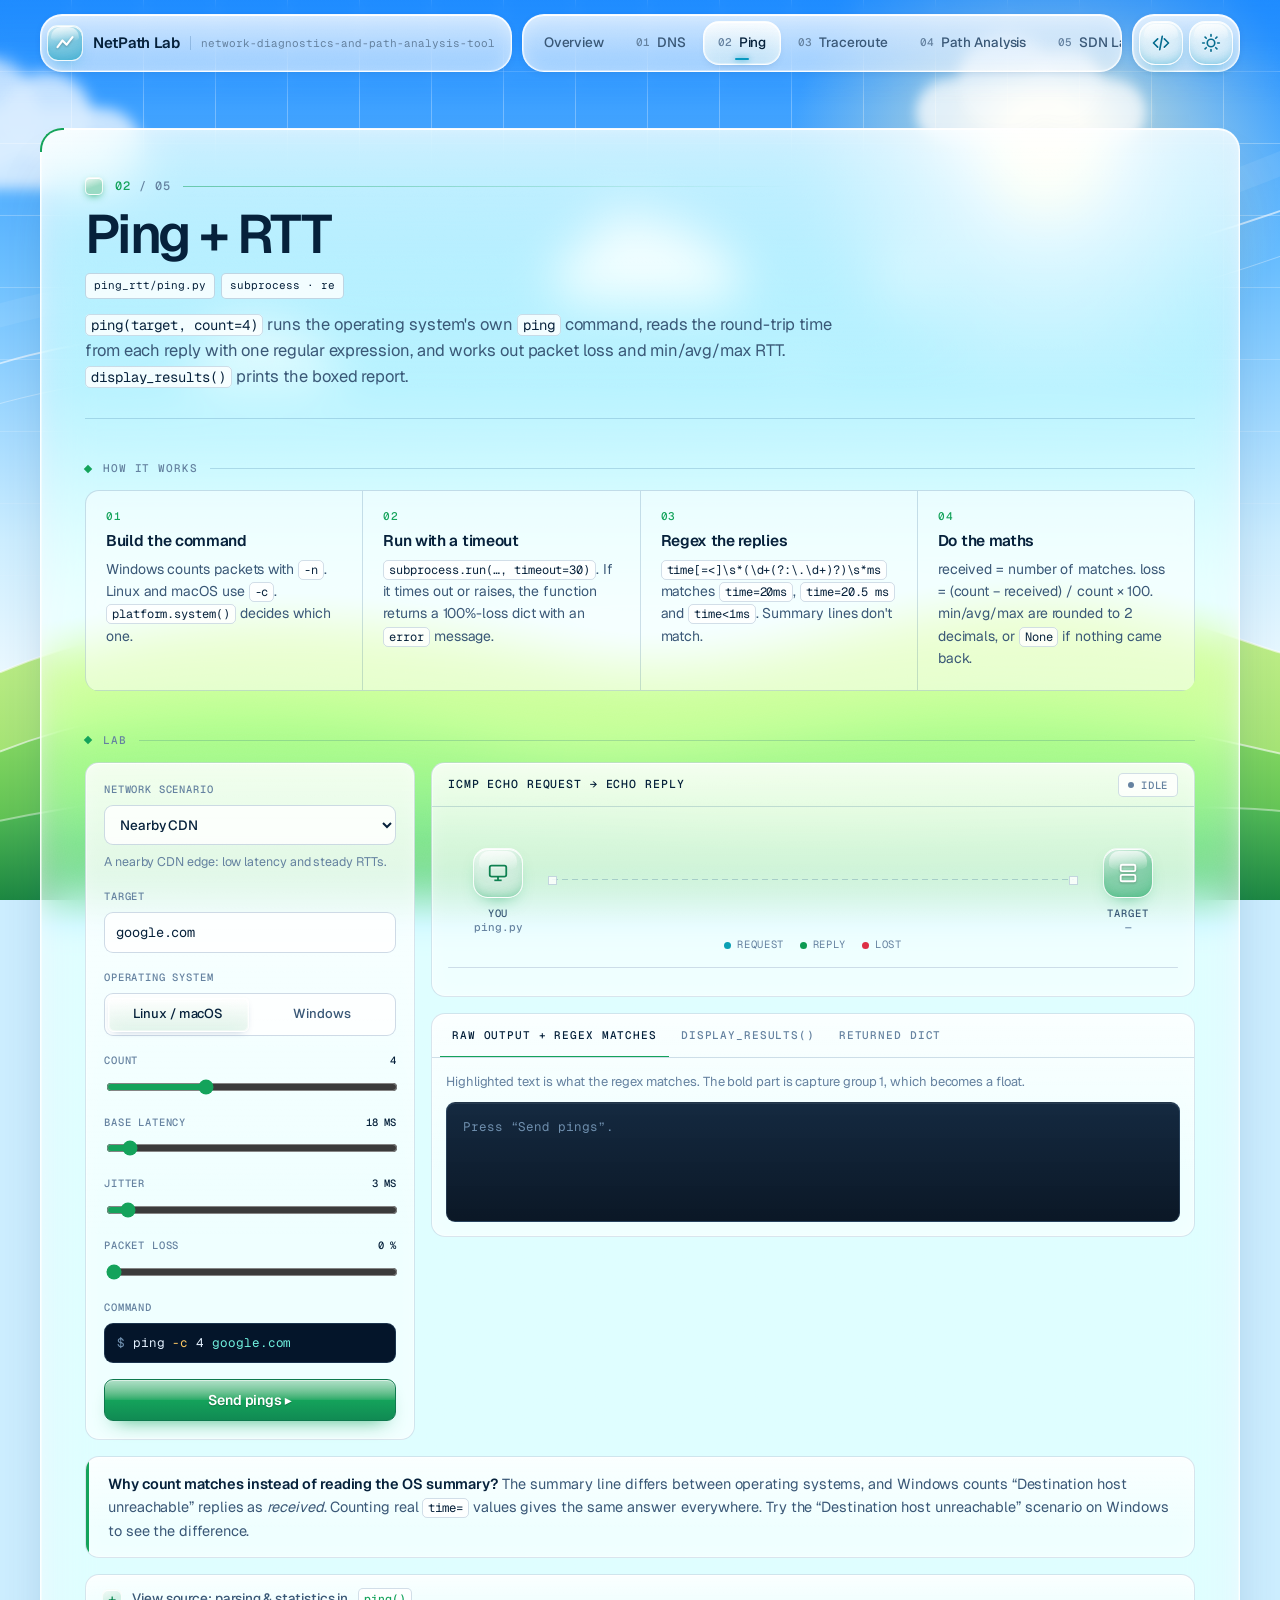
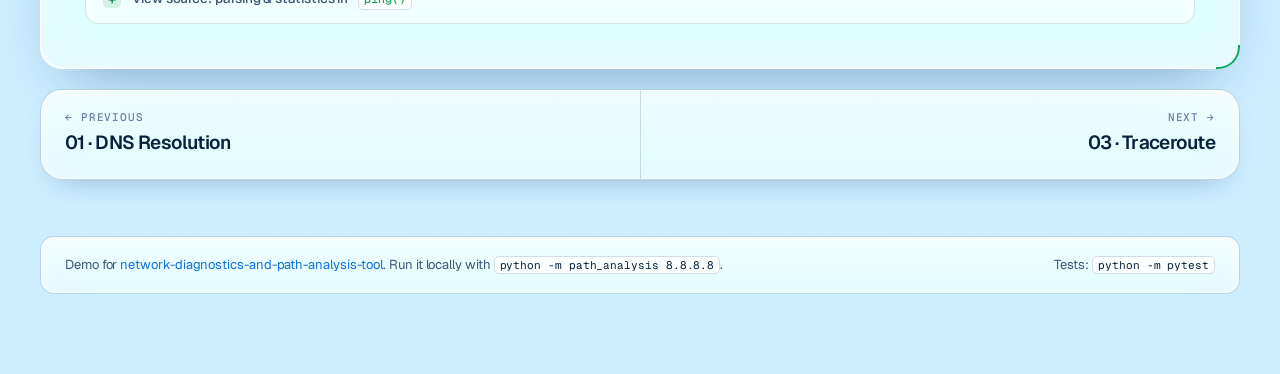
<file: ping.html>
<!doctype html>
<html lang="en">
<head>
  <meta charset="utf-8" />
  <meta name="viewport" content="width=device-width, initial-scale=1" />
  <title>Ping + RTT · NetPath Lab</title>
  <meta name="description" content="How ping_rtt.ping() builds the OS command, parses RTTs with a regex and computes loss and min/avg/max." />
  <meta name="theme-color" content="#2f9bff" media="(prefers-color-scheme: light)" />
  <meta name="theme-color" content="#04122a" media="(prefers-color-scheme: dark)" />
  <meta property="og:type" content="website" />
  <meta property="og:title" content="Ping + RTT · NetPath Lab" />
  <meta property="og:description" content="How ping_rtt.ping() builds the OS command, parses RTTs with a regex and computes loss and min/avg/max." />
  <link rel="preconnect" href="https://fonts.googleapis.com" />
  <link rel="preconnect" href="https://fonts.gstatic.com" crossorigin />
  <link href="https://fonts.googleapis.com/css2?family=Geist:wght@300..800&family=Geist+Mono:wght@400..600&display=swap" rel="stylesheet" />
  <script>
    (function () {
      var t = null;
      try { t = localStorage.getItem("np-theme"); } catch (e) {}
      document.documentElement.dataset.theme = t || (matchMedia("(prefers-color-scheme: dark)").matches ? "dark" : "light");
    })();
  </script>
  <link rel="stylesheet" href="css/styles.css?v=12" />
  <link rel="icon" href="data:image/svg+xml,%3Csvg xmlns='http://www.w3.org/2000/svg' viewBox='0 0 32 32'%3E%3Crect width='32' height='32' rx='7' fill='%23111821'/%3E%3Cpath d='M6 22 L12 12 L19 18 L26 8' fill='none' stroke='%2345d6c4' stroke-width='3' stroke-linecap='round' stroke-linejoin='round'/%3E%3C/svg%3E" />
</head>
<body>
  <div class="scene" aria-hidden="true">
    <div class="sky"></div>
    <div class="grid-lines"></div>
    <div class="stars"></div>
    <div class="sun"></div>
    <span class="flare f1"></span><span class="flare f2"></span>
    <svg class="swoosh" viewBox="0 0 1440 500" preserveAspectRatio="none">
      <path d="M-20 360 C 320 180, 760 420, 1460 120" stroke-width="2" />
      <path d="M-20 400 C 360 230, 820 450, 1460 170" stroke-width="1" opacity=".6" />
      <path d="M-20 300 C 420 120, 900 360, 1460 60" stroke-width="26" opacity=".12" />
    </svg>
    <span class="cloud c1"></span><span class="cloud c2"></span><span class="cloud c3"></span><span class="cloud c4"></span>
    <div class="bubbles"><i></i><i></i><i></i><i></i><i></i><i></i></div>
    <svg class="hills" viewBox="0 0 1440 400" preserveAspectRatio="none">
      <defs>
        <linearGradient id="hg1" x1="0" y1="0" x2="0" y2="1"><stop offset="0" style="stop-color:var(--hill-1a)" /><stop offset="1" style="stop-color:var(--hill-1b)" /></linearGradient>
        <linearGradient id="hg2" x1="0" y1="0" x2="0" y2="1"><stop offset="0" style="stop-color:var(--hill-2a)" /><stop offset="1" style="stop-color:var(--hill-2b)" /></linearGradient>
        <linearGradient id="hg3" x1="0" y1="0" x2="0" y2="1"><stop offset="0" style="stop-color:var(--hill-3a)" /><stop offset="1" style="stop-color:var(--hill-3b)" /></linearGradient>
      </defs>
      <path class="h1" d="M0,170 C210,90 420,110 640,150 C860,190 1040,70 1240,100 C1340,115 1400,140 1440,150 L1440,400 L0,400 Z" />
      <path class="gloss" d="M0,170 C210,90 420,110 640,150 C860,190 1040,70 1240,100 C1340,115 1400,140 1440,150" />
      <path class="h2" d="M0,250 C200,180 380,200 560,240 C760,285 980,190 1180,210 C1300,222 1380,240 1440,252 L1440,400 L0,400 Z" />
      <path class="gloss" d="M0,250 C200,180 380,200 560,240 C760,285 980,190 1180,210 C1300,222 1380,240 1440,252" />
      <path class="h3" d="M0,320 C260,270 520,290 760,322 C1000,352 1220,292 1440,310 L1440,400 L0,400 Z" />
      <path class="gloss" d="M0,320 C260,270 520,290 760,322 C1000,352 1220,292 1440,310" opacity=".7" />
    </svg>
  </div>
  <header class="topbar">
    <a class="brand dock-group" href="index.html" aria-label="NetPath Lab home">
      <span class="orb t-60 deep" style="--sc:var(--c-trace);width:36px;height:36px;margin:0;border-radius:11px"><svg width="18" height="18" viewBox="0 0 24 24" aria-hidden="true"><path d="M3 17 L9 9 L14 14 L21 5" fill="none" stroke="#fff" stroke-width="2.6" stroke-linecap="round" stroke-linejoin="round" /></svg></span>
      NetPath Lab <small>network-diagnostics-and-path-analysis-tool</small>
    </a>
    <nav class="topnav dock-group" aria-label="Pages">
      <a href="index.html">Overview</a>
      <a href="dns.html"><span class="n">01</span>DNS</a>
      <a href="ping.html" class="active" aria-current="page"><span class="n">02</span>Ping</a>
      <a href="traceroute.html"><span class="n">03</span>Traceroute</a>
      <a href="analysis.html"><span class="n">04</span>Path Analysis</a>
      <a href="sdn.html"><span class="n">05</span>SDN Lab</a>
    </nav>
    <div class="dock-actions dock-group">
      <a class="dock-icon frost t-10" href="https://github.com/AtharvChoudhary65/network-diagnostics-and-path-analysis-tool" target="_blank" rel="noopener" aria-label="View the tool's source on GitHub" title="Source on GitHub">
        <svg width="20" height="20" viewBox="0 0 24 24" fill="none" stroke="currentColor" stroke-width="2" stroke-linecap="round" stroke-linejoin="round" aria-hidden="true"><path d="m8 7-5 5 5 5M16 7l5 5-5 5M13.5 4l-3 16" /></svg>
      </a>
      <button class="theme-toggle frost t-10" id="theme-toggle" type="button" aria-label="Toggle light and dark mode" title="Toggle light / dark">
        <svg class="sun-i" width="20" height="20" viewBox="0 0 24 24" fill="none" stroke="currentColor" stroke-width="2" stroke-linecap="round"><circle cx="12" cy="12" r="4.5" /><path d="M12 2v2M12 20v2M4.9 4.9l1.4 1.4M17.7 17.7l1.4 1.4M2 12h2M20 12h2M4.9 19.1l1.4-1.4M17.7 6.3l1.4-1.4" /></svg>
        <svg class="moon" width="20" height="20" viewBox="0 0 24 24" fill="none" stroke="currentColor" stroke-width="2" stroke-linecap="round" stroke-linejoin="round"><path d="M20 14.5A8.5 8.5 0 1 1 9.5 4a7 7 0 0 0 10.5 10.5z" /></svg>
      </button>
    </div>
  </header>

  <main>
    <!-- ======================= PING ======================= -->
    <section class="module" id="ping" data-mod="ping">
      <div class="mod-head">
        <div class="mod-num"><span>02</span></div>
        <h2>Ping + RTT</h2>
        <div class="file-badges"><span class="file-badge">ping_rtt/ping.py</span><span class="file-badge">subprocess · re</span></div>
        <p><code>ping(target, count=4)</code> runs the operating system's own <code>ping</code> command, reads the round-trip time from each reply with one regular expression, and works out packet loss and min/avg/max RTT. <code>display_results()</code> prints the boxed report.</p>
      </div>

      <h3 class="subhead">How it works</h3>
      <div class="steps">
        <div class="step"><h4>Build the command</h4><p>Windows counts packets with <code>-n</code>. Linux and macOS use <code>-c</code>. <code>platform.system()</code> decides which one.</p></div>
        <div class="step"><h4>Run with a timeout</h4><p><code>subprocess.run(…, timeout=30)</code>. If it times out or raises, the function returns a 100%-loss dict with an <code>error</code> message.</p></div>
        <div class="step"><h4>Regex the replies</h4><p><code>time[=&lt;]\s*(\d+(?:\.\d+)?)\s*ms</code> matches <code>time=20ms</code>, <code>time=20.5 ms</code> and <code>time&lt;1ms</code>. Summary lines don't match.</p></div>
        <div class="step"><h4>Do the maths</h4><p>received = number of matches. loss = (count − received) / count × 100. min/avg/max are rounded to 2 decimals, or <code>None</code> if nothing came back.</p></div>
      </div>

      <h3 class="subhead">Lab</h3>
      <div class="lab">
        <div class="panel controls">
          <div class="field"><label for="ping-preset">Network scenario</label>
            <select id="ping-preset" class="input">
              <option value="lan">Home router (LAN)</option>
              <option value="cdn" selected>Nearby CDN</option>
              <option value="far">Cross-continent server</option>
              <option value="wifi">Congested Wi-Fi</option>
              <option value="down">Host down (100% loss)</option>
              <option value="unreach">“Destination host unreachable”</option>
              <option value="hang">Ping process hangs (timeout)</option>
            </select>
            <small id="ping-note"></small>
          </div>
          <div class="field"><label for="ping-target">Target</label><input id="ping-target" class="input" spellcheck="false" autocomplete="off" /></div>
          <div class="field"><span class="lbl">Operating system</span><div class="seg" id="ping-os"><button data-val="linux" aria-pressed="true">Linux / macOS</button><button data-val="windows" aria-pressed="false">Windows</button></div></div>
          <div class="field"><label for="ping-count">count <output id="ping-count-o">4</output></label><input type="range" id="ping-count" min="1" max="10" value="4" /></div>
          <div class="field"><label for="ping-base">Base latency <output id="ping-base-o"></output></label><input type="range" id="ping-base" min="0.5" max="300" step="0.5" /></div>
          <div class="field"><label for="ping-jitter">Jitter <output id="ping-jitter-o"></output></label><input type="range" id="ping-jitter" min="0" max="60" step="0.5" /></div>
          <div class="field"><label for="ping-loss">Packet loss <output id="ping-loss-o"></output></label><input type="range" id="ping-loss" min="0" max="100" step="5" /></div>
          <div class="field"><span class="lbl">Command</span><div class="cmdline" id="ping-cmd"></div></div>
          <button class="btn" id="ping-run">Send pings ▸</button>
        </div>

        <div class="stack">
          <div class="panel">
            <div class="panel-head"><b>ICMP echo request → echo reply</b><span class="status-pill" id="ping-status">idle</span></div>
            <div class="panel-body">
              <div class="wire" id="ping-wire">
                <div class="end l"><div class="dev frost t-20"><svg width="22" height="22" viewBox="0 0 24 24" fill="none" stroke="currentColor" stroke-width="2"><rect x="3" y="4" width="18" height="12" rx="2" /><path d="M8 20h8M12 16v4" /></svg></div>you<span class="mono">ping.py</span></div>
                <div class="track"></div>
                <div class="end r"><div class="dev frost t-60 deep"><svg width="22" height="22" viewBox="0 0 24 24" fill="none" stroke="currentColor" stroke-width="2"><rect x="4" y="3" width="16" height="7" rx="1.5" /><rect x="4" y="14" width="16" height="7" rx="1.5" /><path d="M8 6.5h.01M8 17.5h.01" /></svg></div>target<span class="mono" id="ping-dst-label">—</span></div>
                <div class="legend"><span><i style="background:var(--teal)"></i>request</span><span><i style="background:var(--ok)"></i>reply</span><span><i style="background:var(--bad)"></i>lost</span></div>
              </div>
              <div class="stats" id="ping-stats" style="margin-top:12px"></div>
              <div id="ping-chart" style="margin-top:12px"></div>
            </div>
          </div>

          <div class="panel tabs" data-tabs id="ping-tabs">
            <div class="tablist" role="tablist">
              <button role="tab" data-tab="raw" aria-selected="true">Raw output + regex matches</button>
              <button role="tab" data-tab="box">display_results()</button>
              <button role="tab" data-tab="dict">Returned dict</button>
            </div>
            <div class="tabpanel" data-panel="raw"><p class="caption" id="ping-matches">Highlighted text is what the regex matches. The bold part is capture group 1, which becomes a float.</p><pre class="term" id="ping-raw"><span class="c-dim">Press “Send pings”.</span></pre></div>
            <div class="tabpanel" data-panel="box"><p class="caption">The boxed report from <code>python ping_rtt/ping.py</code>. Each row is padded to a fixed width of 42.</p><pre class="term" id="ping-box"></pre></div>
            <div class="tabpanel" data-panel="dict"><p class="caption">Return value of <code>ping()</code>. The <code>error</code> key is only present on the failure paths.</p><pre class="term" id="ping-dict"></pre></div>
          </div>
        </div>
      </div>

      <div class="callout"><b>Why count matches instead of reading the OS summary?</b> The summary line differs between operating systems, and Windows counts “Destination host unreachable” replies as <i>received</i>. Counting real <code>time=</code> values gives the same answer everywhere. Try the “Destination host unreachable” scenario on Windows to see the difference.</div>

      <details class="src"><summary>View source: parsing &amp; statistics in <code>ping()</code></summary>
<pre class="term">pattern = r"time[=&lt;]\s*(\d+(?:\.\d+)?)\s*ms"
matches = re.findall(pattern, output, re.IGNORECASE)
latency_values = [float(value) for value in matches]

received = len(latency_values)
packet_loss = ((count - received) / count) * 100

if latency_values:
    min_rtt = min(latency_values)
    avg_rtt = sum(latency_values) / len(latency_values)
    max_rtt = max(latency_values)
else:
    min_rtt = avg_rtt = max_rtt = None</pre>
      </details>
    </section>

    <nav class="pager" aria-label="Module navigation">
      <a class="pager-card prev" href="dns.html"><span class="pager-label">← Previous</span><span class="pager-title">01 · DNS Resolution</span></a>
      <a class="pager-card next" href="traceroute.html"><span class="pager-label">Next →</span><span class="pager-title">03 · Traceroute</span></a>
    </nav>

    <footer>
      <span>Demo for <a href="https://github.com/AtharvChoudhary65/network-diagnostics-and-path-analysis-tool" target="_blank" rel="noopener">network-diagnostics-and-path-analysis-tool</a>. Run it locally with <code>python -m path_analysis 8.8.8.8</code>.</span>
      <span>Tests: <code>python -m pytest</code></span>
    </footer>
  </main>

  <script src="js/common.js?v=10"></script>
  <script src="js/ping.js?v=10"></script>
  <script src="js/app.js?v=10"></script>
</body>
</html>
</file>
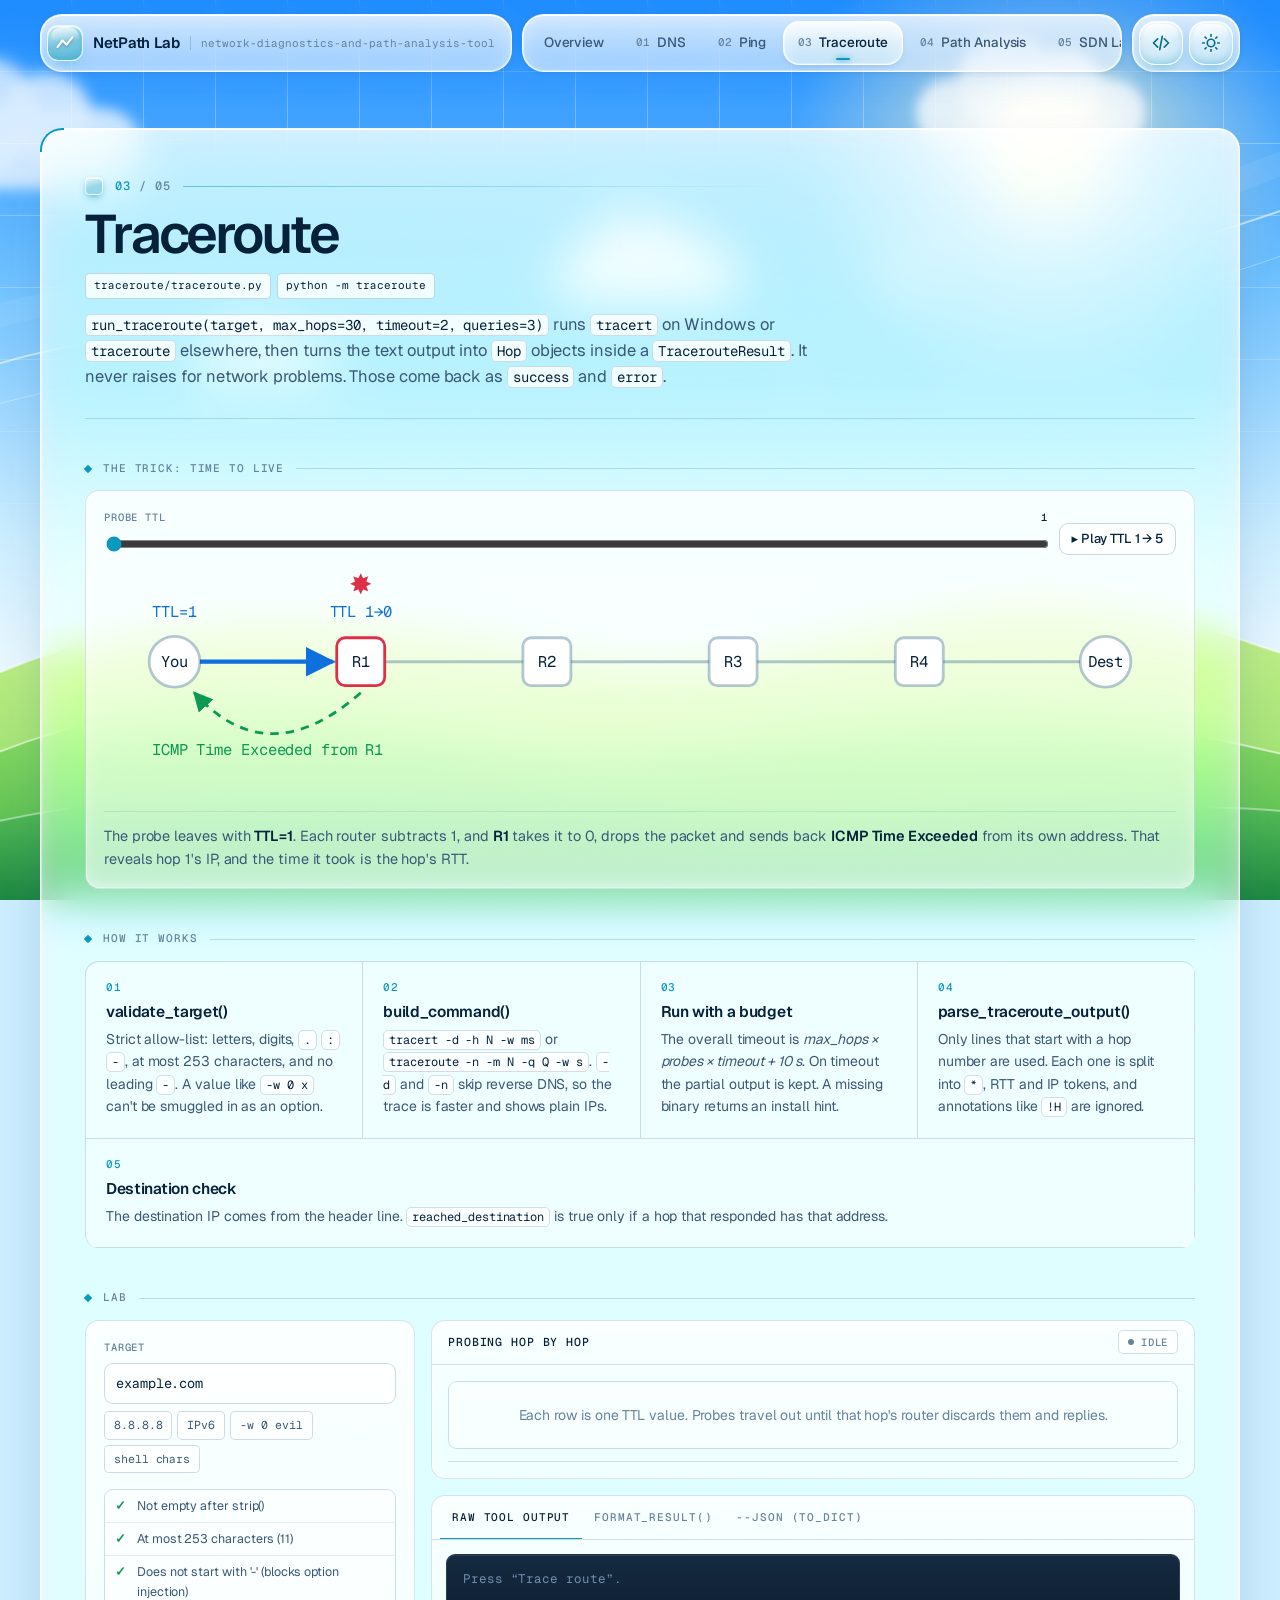
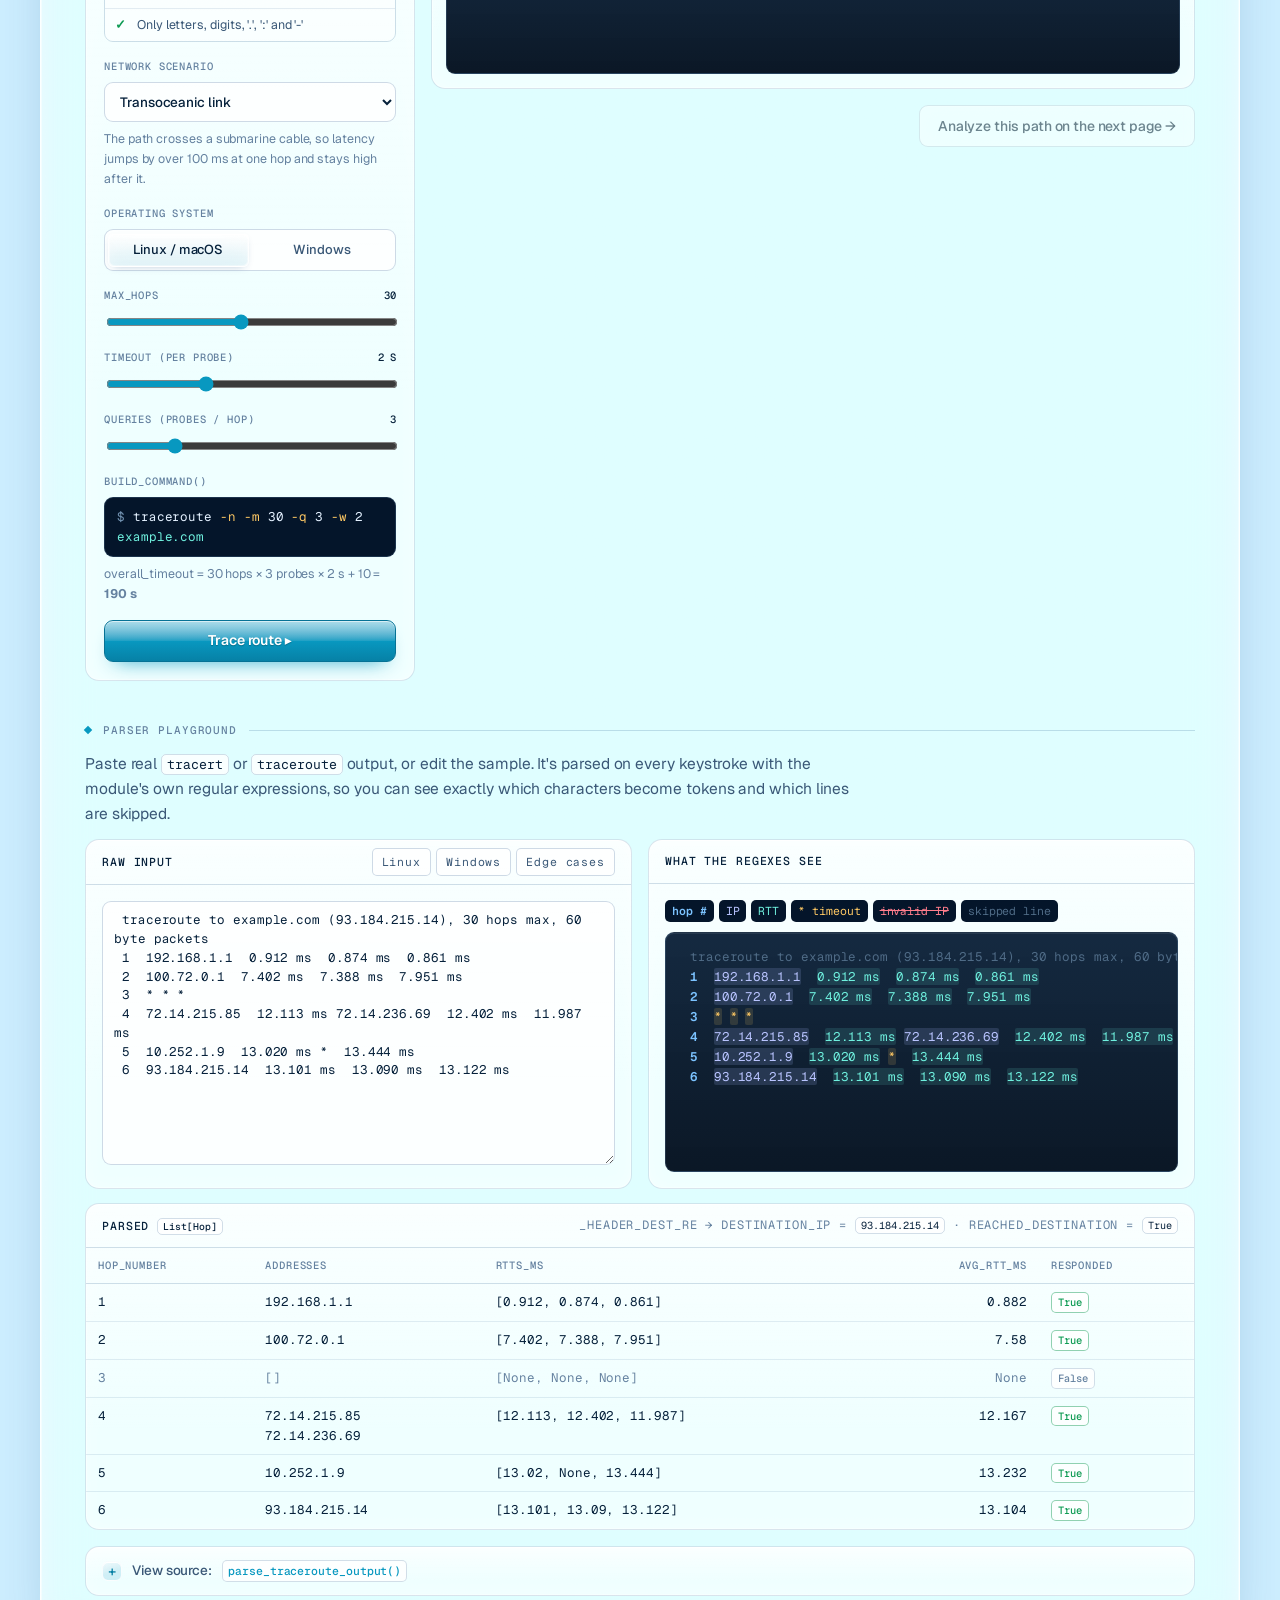
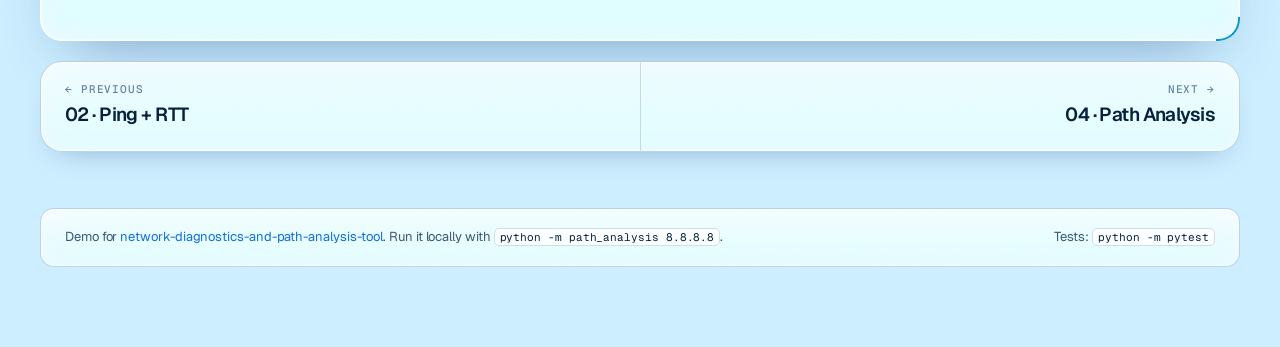
<file: traceroute.html>
<!doctype html>
<html lang="en">
<head>
  <meta charset="utf-8" />
  <meta name="viewport" content="width=device-width, initial-scale=1" />
  <title>Traceroute · NetPath Lab</title>
  <meta name="description" content="How traceroute.run_traceroute() validates targets, builds tracert/traceroute commands and parses hops." />
  <meta name="theme-color" content="#2f9bff" media="(prefers-color-scheme: light)" />
  <meta name="theme-color" content="#04122a" media="(prefers-color-scheme: dark)" />
  <meta property="og:type" content="website" />
  <meta property="og:title" content="Traceroute · NetPath Lab" />
  <meta property="og:description" content="How traceroute.run_traceroute() validates targets, builds tracert/traceroute commands and parses hops." />
  <link rel="preconnect" href="https://fonts.googleapis.com" />
  <link rel="preconnect" href="https://fonts.gstatic.com" crossorigin />
  <link href="https://fonts.googleapis.com/css2?family=Geist:wght@300..800&family=Geist+Mono:wght@400..600&display=swap" rel="stylesheet" />
  <script>
    (function () {
      var t = null;
      try { t = localStorage.getItem("np-theme"); } catch (e) {}
      document.documentElement.dataset.theme = t || (matchMedia("(prefers-color-scheme: dark)").matches ? "dark" : "light");
    })();
  </script>
  <link rel="stylesheet" href="css/styles.css?v=12" />
  <link rel="icon" href="data:image/svg+xml,%3Csvg xmlns='http://www.w3.org/2000/svg' viewBox='0 0 32 32'%3E%3Crect width='32' height='32' rx='7' fill='%23111821'/%3E%3Cpath d='M6 22 L12 12 L19 18 L26 8' fill='none' stroke='%2345d6c4' stroke-width='3' stroke-linecap='round' stroke-linejoin='round'/%3E%3C/svg%3E" />
</head>
<body>
  <div class="scene" aria-hidden="true">
    <div class="sky"></div>
    <div class="grid-lines"></div>
    <div class="stars"></div>
    <div class="sun"></div>
    <span class="flare f1"></span><span class="flare f2"></span>
    <svg class="swoosh" viewBox="0 0 1440 500" preserveAspectRatio="none">
      <path d="M-20 360 C 320 180, 760 420, 1460 120" stroke-width="2" />
      <path d="M-20 400 C 360 230, 820 450, 1460 170" stroke-width="1" opacity=".6" />
      <path d="M-20 300 C 420 120, 900 360, 1460 60" stroke-width="26" opacity=".12" />
    </svg>
    <span class="cloud c1"></span><span class="cloud c2"></span><span class="cloud c3"></span><span class="cloud c4"></span>
    <div class="bubbles"><i></i><i></i><i></i><i></i><i></i><i></i></div>
    <svg class="hills" viewBox="0 0 1440 400" preserveAspectRatio="none">
      <defs>
        <linearGradient id="hg1" x1="0" y1="0" x2="0" y2="1"><stop offset="0" style="stop-color:var(--hill-1a)" /><stop offset="1" style="stop-color:var(--hill-1b)" /></linearGradient>
        <linearGradient id="hg2" x1="0" y1="0" x2="0" y2="1"><stop offset="0" style="stop-color:var(--hill-2a)" /><stop offset="1" style="stop-color:var(--hill-2b)" /></linearGradient>
        <linearGradient id="hg3" x1="0" y1="0" x2="0" y2="1"><stop offset="0" style="stop-color:var(--hill-3a)" /><stop offset="1" style="stop-color:var(--hill-3b)" /></linearGradient>
      </defs>
      <path class="h1" d="M0,170 C210,90 420,110 640,150 C860,190 1040,70 1240,100 C1340,115 1400,140 1440,150 L1440,400 L0,400 Z" />
      <path class="gloss" d="M0,170 C210,90 420,110 640,150 C860,190 1040,70 1240,100 C1340,115 1400,140 1440,150" />
      <path class="h2" d="M0,250 C200,180 380,200 560,240 C760,285 980,190 1180,210 C1300,222 1380,240 1440,252 L1440,400 L0,400 Z" />
      <path class="gloss" d="M0,250 C200,180 380,200 560,240 C760,285 980,190 1180,210 C1300,222 1380,240 1440,252" />
      <path class="h3" d="M0,320 C260,270 520,290 760,322 C1000,352 1220,292 1440,310 L1440,400 L0,400 Z" />
      <path class="gloss" d="M0,320 C260,270 520,290 760,322 C1000,352 1220,292 1440,310" opacity=".7" />
    </svg>
  </div>
  <header class="topbar">
    <a class="brand dock-group" href="index.html" aria-label="NetPath Lab home">
      <span class="orb t-60 deep" style="--sc:var(--c-trace);width:36px;height:36px;margin:0;border-radius:11px"><svg width="18" height="18" viewBox="0 0 24 24" aria-hidden="true"><path d="M3 17 L9 9 L14 14 L21 5" fill="none" stroke="#fff" stroke-width="2.6" stroke-linecap="round" stroke-linejoin="round" /></svg></span>
      NetPath Lab <small>network-diagnostics-and-path-analysis-tool</small>
    </a>
    <nav class="topnav dock-group" aria-label="Pages">
      <a href="index.html">Overview</a>
      <a href="dns.html"><span class="n">01</span>DNS</a>
      <a href="ping.html"><span class="n">02</span>Ping</a>
      <a href="traceroute.html" class="active" aria-current="page"><span class="n">03</span>Traceroute</a>
      <a href="analysis.html"><span class="n">04</span>Path Analysis</a>
      <a href="sdn.html"><span class="n">05</span>SDN Lab</a>
    </nav>
    <div class="dock-actions dock-group">
      <a class="dock-icon frost t-10" href="https://github.com/AtharvChoudhary65/network-diagnostics-and-path-analysis-tool" target="_blank" rel="noopener" aria-label="View the tool's source on GitHub" title="Source on GitHub">
        <svg width="20" height="20" viewBox="0 0 24 24" fill="none" stroke="currentColor" stroke-width="2" stroke-linecap="round" stroke-linejoin="round" aria-hidden="true"><path d="m8 7-5 5 5 5M16 7l5 5-5 5M13.5 4l-3 16" /></svg>
      </a>
      <button class="theme-toggle frost t-10" id="theme-toggle" type="button" aria-label="Toggle light and dark mode" title="Toggle light / dark">
        <svg class="sun-i" width="20" height="20" viewBox="0 0 24 24" fill="none" stroke="currentColor" stroke-width="2" stroke-linecap="round"><circle cx="12" cy="12" r="4.5" /><path d="M12 2v2M12 20v2M4.9 4.9l1.4 1.4M17.7 17.7l1.4 1.4M2 12h2M20 12h2M4.9 19.1l1.4-1.4M17.7 6.3l1.4-1.4" /></svg>
        <svg class="moon" width="20" height="20" viewBox="0 0 24 24" fill="none" stroke="currentColor" stroke-width="2" stroke-linecap="round" stroke-linejoin="round"><path d="M20 14.5A8.5 8.5 0 1 1 9.5 4a7 7 0 0 0 10.5 10.5z" /></svg>
      </button>
    </div>
  </header>

  <main>
    <!-- ======================= TRACEROUTE ======================= -->
    <section class="module" id="traceroute" data-mod="trace">
      <div class="mod-head">
        <div class="mod-num"><span>03</span></div>
        <h2>Traceroute</h2>
        <div class="file-badges"><span class="file-badge">traceroute/traceroute.py</span><span class="file-badge">python -m traceroute</span></div>
        <p><code>run_traceroute(target, max_hops=30, timeout=2, queries=3)</code> runs <code>tracert</code> on Windows or <code>traceroute</code> elsewhere, then turns the text output into <code>Hop</code> objects inside a <code>TracerouteResult</code>. It never raises for network problems. Those come back as <code>success</code> and <code>error</code>.</p>
      </div>

      <h3 class="subhead">The trick: Time To Live</h3>
      <div class="panel ttl-demo">
        <div class="ttl-controls">
          <div class="field"><label for="ttl-range">Probe TTL <output id="ttl-o">1</output></label><input type="range" id="ttl-range" min="1" max="5" value="1" /></div>
          <button class="btn ghost sm" id="ttl-play">▸ Play TTL 1 → 5</button>
        </div>
        <div id="ttl-svg"></div>
        <p class="ttl-explain" id="ttl-explain"></p>
      </div>

      <h3 class="subhead">How it works</h3>
      <div class="steps">
        <div class="step"><h4>validate_target()</h4><p>Strict allow-list: letters, digits, <code>.</code> <code>:</code> <code>-</code>, at most 253 characters, and no leading <code>-</code>. A value like <code>-w 0 x</code> can't be smuggled in as an option.</p></div>
        <div class="step"><h4>build_command()</h4><p><code>tracert -d -h N -w ms</code> or <code>traceroute -n -m N -q Q -w s</code>. <code>-d</code> and <code>-n</code> skip reverse DNS, so the trace is faster and shows plain IPs.</p></div>
        <div class="step"><h4>Run with a budget</h4><p>The overall timeout is <i>max_hops × probes × timeout + 10 s</i>. On timeout the partial output is kept. A missing binary returns an install hint.</p></div>
        <div class="step"><h4>parse_traceroute_output()</h4><p>Only lines that start with a hop number are used. Each one is split into <code>*</code>, RTT and IP tokens, and annotations like <code>!H</code> are ignored.</p></div>
        <div class="step"><h4>Destination check</h4><p>The destination IP comes from the header line. <code>reached_destination</code> is true only if a hop that responded has that address.</p></div>
      </div>

      <h3 class="subhead">Lab</h3>
      <div class="lab">
        <div class="panel controls">
          <div class="field"><label for="tr-target">Target</label><input id="tr-target" class="input" value="example.com" spellcheck="false" autocomplete="off" />
            <div class="chips" id="tr-target-chips"><button class="chip" data-v="8.8.8.8">8.8.8.8</button><button class="chip" data-v="2001:4860:4860::8888">IPv6</button><button class="chip" data-v="-w 0 evil">-w 0 evil</button><button class="chip" data-v="example.com; rm -rf /">shell chars</button></div>
          </div>
          <ul class="checks" id="tr-checks"></ul>
          <div class="field"><label for="tr-scenario">Network scenario</label>
            <select id="tr-scenario" class="input">
              <option value="clean">Clean path</option>
              <option value="silent">Silent routers (* * *)</option>
              <option value="ocean" selected>Transoceanic link</option>
              <option value="congested">Congested hop (loss)</option>
              <option value="ratelimit">ICMP rate-limited router</option>
              <option value="ecmp">Load-balanced hop (ECMP)</option>
              <option value="firewall">Destination behind firewall</option>
              <option value="missing">traceroute not installed</option>
            </select>
            <small id="tr-scn-note"></small>
          </div>
          <div class="field"><span class="lbl">Operating system</span><div class="seg" id="tr-os"><button data-val="linux" aria-pressed="true">Linux / macOS</button><button data-val="windows" aria-pressed="false">Windows</button></div></div>
          <div class="field"><label for="tr-maxhops">max_hops <output id="tr-maxhops-o">30</output></label><input type="range" id="tr-maxhops" min="1" max="64" value="30" /></div>
          <div class="field"><label for="tr-timeout">timeout (per probe) <output id="tr-timeout-o">2 s</output></label><input type="range" id="tr-timeout" min="0.5" max="5" step="0.5" value="2" /></div>
          <div class="field"><label for="tr-queries">queries (probes / hop) <output id="tr-queries-o">3</output></label><input type="range" id="tr-queries" min="1" max="10" value="3" /></div>
          <div class="field"><span class="lbl">build_command()</span><div class="cmdline" id="tr-cmd"></div><small id="tr-budget"></small></div>
          <button class="btn" id="tr-run">Trace route ▸</button>
        </div>

        <div class="stack">
          <div class="panel">
            <div class="panel-head"><b>Probing hop by hop</b><span><button class="btn sm ghost" id="tr-skip" hidden>Skip animation</button> <span class="status-pill" id="tr-status">idle</span></span></div>
            <div class="panel-body">
              <div class="ladder" id="tr-ladder"><div class="empty">Each row is one TTL value. Probes travel out until that hop's router discards them and replies.</div></div>
              <div class="stats" id="tr-stats" style="margin-top:12px"></div>
            </div>
          </div>
          <div class="panel tabs" data-tabs id="tr-tabs">
            <div class="tablist" role="tablist">
              <button role="tab" data-tab="raw" aria-selected="true">Raw tool output</button>
              <button role="tab" data-tab="fmt">format_result()</button>
              <button role="tab" data-tab="json">--json (to_dict)</button>
            </div>
            <div class="tabpanel" data-panel="raw"><pre class="term" id="tr-raw"><span class="c-dim">Press “Trace route”.</span></pre></div>
            <div class="tabpanel" data-panel="fmt"><p class="caption">The table printed by <code>python -m traceroute &lt;target&gt;</code>.</p><pre class="term" id="tr-format"></pre></div>
            <div class="tabpanel" data-panel="json"><p class="caption"><code>python -m traceroute &lt;target&gt; --json</code>. This is the hand-off format other modules use.</p><pre class="term" id="tr-json"></pre></div>
          </div>
          <div style="display:flex;justify-content:flex-end"><button class="btn ghost" id="tr-to-analysis" disabled>Analyze this path on the next page →</button></div>
        </div>
      </div>

      <h3 class="subhead">Parser playground</h3>
      <p class="lead">Paste real <code>tracert</code> or <code>traceroute</code> output, or edit the sample. It's parsed on every keystroke with the module's own regular expressions, so you can see exactly which characters become tokens and which lines are skipped.</p>
      <div class="pg-grid">
        <div class="panel">
          <div class="panel-head"><b>Raw input</b><div class="chips" id="pg-samples"><button class="chip" data-v="linux">Linux</button><button class="chip" data-v="windows">Windows</button><button class="chip" data-v="tricky">Edge cases</button></div></div>
          <div class="panel-body"><textarea id="pg-input" class="input" rows="13" spellcheck="false"></textarea></div>
        </div>
        <div class="panel">
          <div class="panel-head"><b>What the regexes see</b></div>
          <div class="panel-body">
            <div class="legend-row"><span class="tok-hopnum">hop #</span><span class="tok-ipv4">IP</span><span class="tok-rtt">RTT</span><span class="tok-star">* timeout</span><span class="tok-rej">invalid IP</span><span class="ln-skip">skipped line</span></div>
            <pre class="term" id="pg-view" style="min-height:240px"></pre>
          </div>
        </div>
      </div>
      <div class="panel" style="margin-top:14px">
        <div class="panel-head"><b>Parsed <code>List[Hop]</code></b><span id="pg-dest" style="font-size:12px"></span></div>
        <div class="tbl-wrap"><table class="data"><thead><tr><th>hop_number</th><th>addresses</th><th>rtts_ms</th><th class="num">avg_rtt_ms</th><th>responded</th></tr></thead><tbody id="pg-hops"></tbody></table></div>
      </div>

      <details class="src"><summary>View source: <code>parse_traceroute_output()</code></summary>
<pre class="term">_HOP_LINE_RE = re.compile(r"^\s*(\d+)\s+(.*)$")
_TOKEN_RE = re.compile(
    r"(?P&lt;star&gt;\*)"
    r"|(?P&lt;rtt&gt;&lt;?\d+(?:\.\d+)?)\s*ms\b"
    r"|(?P&lt;ipv4&gt;\b(?:\d{1,3}\.){3}\d{1,3}\b)"
    r"|(?P&lt;ipv6&gt;(?&lt;![\w:])[0-9a-fA-F]{0,4}(?::[0-9a-fA-F]{0,4}){2,7}(?![\w:]))"
)

for line in output.splitlines():
    match = _HOP_LINE_RE.match(line)
    if not match:
        continue
    hop = Hop(hop_number=int(match.group(1)))
    for token in _TOKEN_RE.finditer(match.group(2)):
        if token.group("star"):
            hop.rtts_ms.append(None)
        elif token.group("rtt"):
            hop.rtts_ms.append(_parse_rtt(token.group("rtt")))   # "&lt;1" -&gt; 1.0
        else:
            address = token.group("ipv4") or token.group("ipv6")
            if _is_valid_ip(address) and address not in hop.addresses:
                hop.addresses.append(address)
    hops.append(hop)</pre>
      </details>
    </section>

    <nav class="pager" aria-label="Module navigation">
      <a class="pager-card prev" href="ping.html"><span class="pager-label">← Previous</span><span class="pager-title">02 · Ping + RTT</span></a>
      <a class="pager-card next" href="analysis.html"><span class="pager-label">Next →</span><span class="pager-title">04 · Path Analysis</span></a>
    </nav>

    <footer>
      <span>Demo for <a href="https://github.com/AtharvChoudhary65/network-diagnostics-and-path-analysis-tool" target="_blank" rel="noopener">network-diagnostics-and-path-analysis-tool</a>. Run it locally with <code>python -m path_analysis 8.8.8.8</code>.</span>
      <span>Tests: <code>python -m pytest</code></span>
    </footer>
  </main>

  <script src="js/common.js?v=10"></script>
  <script src="js/traceroute.js?v=10"></script>
  <script src="js/app.js?v=10"></script>
</body>
</html>
</file>
<file: css/styles.css>
/* =====================================================================
   NetPath Lab — modern Frutiger Aero
   Aero sky, hills, gloss and glass, set on a minimalist system of
   hairline grids, tight radii and Geist typography.
   Light (day) is the default; [data-theme="dark"] is twilight.
   ===================================================================== */

:root {
  /* scene */
  --sky-1: #1f8cff;
  --sky-2: #6cc0ff;
  --sky-3: #cdeeff;
  --sky-4: #f1fbff;
  --sun: rgba(255, 253, 230, 0.95);
  --sun-halo: rgba(255, 245, 200, 0.5);
  --cloud: rgba(255, 255, 255, 0.9);
  --hill-1a: #c8f28e; --hill-1b: #84d65e;
  --hill-2a: #92e167; --hill-2b: #3fad48;
  --hill-3a: #5ec65a; --hill-3b: #1d8842;
  --hill-gloss: rgba(255, 255, 255, 0.6);
  --swoosh: rgba(255, 255, 255, 0.6);
  --grid: rgba(255, 255, 255, 0.32);
  --star-opacity: 0;

  /* text */
  --text: #06213b;
  --muted: #3a5877;
  --dim: #6582a0;

  /* surfaces */
  --sheet: rgba(255, 255, 255, 0.5);
  --sheet-hi: rgba(255, 255, 255, 0.78);
  --sheet-border: rgba(255, 255, 255, 0.9);
  --glass: rgba(255, 255, 255, 0.5);
  --glass-hi: rgba(255, 255, 255, 0.85);
  --glass-border: rgba(16, 72, 128, 0.14);
  --field: rgba(255, 255, 255, 0.82);
  --field-border: rgba(16, 72, 128, 0.2);
  --line: rgba(16, 72, 128, 0.1);
  --line-2: rgba(16, 72, 128, 0.18);
  --hair: rgba(16, 72, 128, 0.22);
  --shadow-lg: 0 30px 60px -30px rgba(10, 60, 120, 0.45);
  --shadow-md: 0 14px 30px -18px rgba(10, 60, 120, 0.4);
  /* liquid-glass rim: bright top edge, softer sides, a thick-glass inner glow */
  --gloss: inset 0 1px 0 rgba(255, 255, 255, 1), inset 0 -1px 0 rgba(255, 255, 255, 0.35), inset 1px 0 0 rgba(255, 255, 255, 0.45), inset -1px 0 0 rgba(255, 255, 255, 0.3), inset 0 0 24px -10px rgba(255, 255, 255, 0.85);
  --blur: blur(24px) saturate(185%) brightness(1.04);
  --hl-color: rgba(255, 255, 255, 0.4);
  --grain: url("data:image/svg+xml,%3Csvg xmlns='http://www.w3.org/2000/svg' width='160' height='160'%3E%3Cfilter id='n'%3E%3CfeTurbulence type='fractalNoise' baseFrequency='.9' numOctaves='2' stitchTiles='stitch'/%3E%3CfeColorMatrix values='0 0 0 0 1 0 0 0 0 1 0 0 0 0 1 0 0 0 .05 0'/%3E%3C/filter%3E%3Crect width='100%25' height='100%25' filter='url(%23n)'/%3E%3C/svg%3E");

  /* semantic */
  --ok: #0c9a52;
  --warn: #c97900;
  --bad: #dd2f45;
  --info: #0f6fdc;
  --teal: #0aa0b4;

  /* modules */
  --c-dns: #1f74f2;
  --c-ping: #14a35b;
  --c-trace: #0898c0;
  --c-analysis: #e58300;
  --c-sdn: #7a4dff;
  /* SDN lab: the three alternative paths */
  --pa: #0a7fe0;
  --pb: #d07400;
  --pc: #d02f86;
  --mod: var(--c-trace);

  /* charts (read from JS) */
  --ch-grid: rgba(16, 72, 128, 0.1);
  --ch-axis: rgba(16, 72, 128, 0.3);
  --ch-text: #5a7896;
  --ch-muted: #3a5877;
  --ch-label: #06213b;
  --ch-node: #ffffff;
  --ch-silent: #a7bbcf;

  --r-sm: 5px;
  --r: 9px;
  --r-lg: 14px;
  --r-xl: 22px;
  --mono: "Geist Mono", ui-monospace, SFMono-Regular, Menlo, Consolas, monospace;
  --sans: "Geist", "Segoe UI", system-ui, -apple-system, sans-serif;
  --ease: cubic-bezier(0.2, 0.7, 0.2, 1);
  color-scheme: light;
}

:root[data-theme="dark"] {
  --sky-1: #030d1f;
  --sky-2: #082648;
  --sky-3: #0f5079;
  --sky-4: #2580a0;
  --sun: rgba(225, 242, 255, 0.9);
  --sun-halo: rgba(120, 200, 255, 0.25);
  --cloud: rgba(170, 205, 235, 0.18);
  --hill-1a: #2c7c60; --hill-1b: #195742;
  --hill-2a: #1d684a; --hill-2b: #0f4430;
  --hill-3a: #12583a; --hill-3b: #072b1d;
  --hill-gloss: rgba(150, 255, 215, 0.25);
  --swoosh: rgba(140, 220, 255, 0.3);
  --grid: rgba(140, 200, 255, 0.07);
  --star-opacity: 1;

  --text: #ecf6ff;
  --muted: #a6c1dc;
  --dim: #7593b2;

  --sheet: rgba(6, 24, 46, 0.58);
  --sheet-hi: rgba(40, 110, 180, 0.2);
  --sheet-border: rgba(150, 205, 255, 0.2);
  --glass: rgba(255, 255, 255, 0.035);
  --glass-hi: rgba(255, 255, 255, 0.08);
  --glass-border: rgba(150, 205, 255, 0.14);
  --field: rgba(2, 14, 28, 0.6);
  --field-border: rgba(150, 205, 255, 0.2);
  --line: rgba(150, 205, 255, 0.09);
  --line-2: rgba(150, 205, 255, 0.16);
  --hair: rgba(150, 205, 255, 0.22);
  --shadow-lg: 0 30px 60px -30px rgba(0, 0, 0, 0.8);
  --shadow-md: 0 14px 30px -18px rgba(0, 0, 0, 0.7);
  --gloss: inset 0 1px 0 rgba(255, 255, 255, 0.18), inset 0 -1px 0 rgba(255, 255, 255, 0.05), inset 1px 0 0 rgba(255, 255, 255, 0.08), inset -1px 0 0 rgba(255, 255, 255, 0.05), inset 0 0 24px -12px rgba(150, 210, 255, 0.35);
  --blur: blur(24px) saturate(160%) brightness(0.92);
  --hl-color: rgba(150, 215, 255, 0.16);

  --ok: #46de8c;
  --warn: #ffbf47;
  --bad: #ff6b7d;
  --info: #62b6ff;
  --teal: #3fd6e6;

  --c-dns: #6ea8ff;
  --c-ping: #46de8c;
  --c-trace: #3fd0f0;
  --c-analysis: #ffb547;
  --c-sdn: #b39bff;
  --pa: #62b6ff;
  --pb: #ffb547;
  --pc: #ff7ab8;

  --ch-grid: rgba(150, 205, 255, 0.08);
  --ch-axis: rgba(150, 205, 255, 0.25);
  --ch-text: #86a3c1;
  --ch-muted: #a6c1dc;
  --ch-label: #ecf6ff;
  --ch-node: #0b2542;
  --ch-silent: #4c6580;
  color-scheme: dark;
}

* { box-sizing: border-box; }
[hidden] { display: none !important; }
html { scroll-behavior: smooth; scroll-padding-top: 80px; overflow-x: clip; }
@media (prefers-reduced-motion: reduce) { html { scroll-behavior: auto; } }
body {
  margin: 0; background: var(--sky-3); color: var(--text);
  font: 400 15px/1.6 var(--sans); letter-spacing: -0.005em;
  -webkit-font-smoothing: antialiased; text-rendering: optimizeLegibility;
  font-feature-settings: "ss01", "cv11";
}
a { color: var(--info); text-decoration: none; }
a:hover { text-decoration: underline; text-underline-offset: 3px; }
code, kbd, pre, .mono { font-family: var(--mono); font-feature-settings: normal; }
code { font-size: 0.85em; background: var(--field); border: 1px solid var(--line-2); padding: 1px 5px; border-radius: var(--r-sm); color: var(--text); }
h1, h2, h3, h4 { line-height: 1.05; margin: 0; font-weight: 600; letter-spacing: -0.035em; }
p { margin: 0 0 0.8em; }
button, input, select, textarea { font: inherit; color: inherit; letter-spacing: inherit; }
::selection { background: color-mix(in srgb, var(--c-trace) 35%, transparent); }

/* mono micro-label used across the system */
.label, .subhead, .panel-head, .stage .num, .spec-head, .field > label, .field > .lbl, .stat .k, table.data th, .tabs .tablist button, .eyebrow, .file-badge {
  font-family: var(--mono); text-transform: uppercase; letter-spacing: 0.08em;
}

/* =====================================================================
   SCENE — sky, sun, clouds, hills, bubbles + blueprint grid
   ===================================================================== */
.scene { position: fixed; inset: 0; z-index: -1; overflow: hidden; pointer-events: none; }
.scene .sky { position: absolute; inset: 0; background: linear-gradient(180deg, var(--sky-1) 0%, var(--sky-2) 30%, var(--sky-3) 60%, var(--sky-4) 78%); }
.scene .grid-lines {
  position: absolute; inset: 0;
  background-image: linear-gradient(var(--grid) 1px, transparent 1px), linear-gradient(90deg, var(--grid) 1px, transparent 1px);
  background-size: 72px 72px; background-position: -1px -1px;
  -webkit-mask-image: linear-gradient(180deg, #000 0%, rgba(0, 0, 0, 0.6) 45%, transparent 72%);
  mask-image: linear-gradient(180deg, #000 0%, rgba(0, 0, 0, 0.6) 45%, transparent 72%);
}
.scene .stars {
  position: absolute; inset: 0 0 40% 0; opacity: var(--star-opacity); transition: opacity 0.8s;
  background-image:
    radial-gradient(1.5px 1.5px at 12% 18%, #fff 50%, transparent 51%), radial-gradient(1px 1px at 22% 42%, #fff 50%, transparent 51%),
    radial-gradient(1.5px 1.5px at 35% 12%, #dff 50%, transparent 51%), radial-gradient(1px 1px at 48% 30%, #fff 50%, transparent 51%),
    radial-gradient(1px 1px at 58% 8%, #fff 50%, transparent 51%), radial-gradient(1.5px 1.5px at 66% 36%, #cef 50%, transparent 51%),
    radial-gradient(1px 1px at 74% 20%, #fff 50%, transparent 51%), radial-gradient(1px 1px at 86% 46%, #fff 50%, transparent 51%),
    radial-gradient(1.5px 1.5px at 92% 14%, #fff 50%, transparent 51%), radial-gradient(1px 1px at 6% 52%, #fff 50%, transparent 51%);
}
.scene .sun { position: absolute; top: -16vmin; right: -6vmin; width: 64vmin; height: 64vmin; border-radius: 50%; background: radial-gradient(circle, var(--sun) 0 10%, var(--sun-halo) 24%, transparent 62%); }
.scene .flare { position: absolute; border-radius: 50%; background: radial-gradient(circle, rgba(255, 255, 255, 0.35), rgba(255, 255, 255, 0) 70%); }
.scene .flare.f1 { top: 26vh; right: 26vw; width: 9vmin; height: 9vmin; }
.scene .flare.f2 { top: 38vh; right: 36vw; width: 4vmin; height: 4vmin; }
:root[data-theme="dark"] .scene .flare { opacity: 0.25; }
.scene .swoosh { position: absolute; left: -5%; width: 110%; top: 8vh; height: 50vh; }
.scene .swoosh path { fill: none; stroke: var(--swoosh); }

.cloud { position: absolute; height: 9vmin; width: 30vmin; border-radius: 999px; background: var(--cloud); filter: blur(7px); opacity: 0.8; animation: drift linear infinite; }
.cloud::before, .cloud::after { content: ""; position: absolute; background: inherit; border-radius: 50%; }
.cloud::before { width: 13vmin; height: 13vmin; left: 18%; top: -6vmin; }
.cloud::after { width: 10vmin; height: 10vmin; left: 48%; top: -4vmin; }
.cloud.c1 { top: 12vh; left: -10%; animation-duration: 170s; }
.cloud.c2 { top: 26vh; left: 40%; transform: scale(0.7); animation-duration: 220s; animation-delay: -90s; }
.cloud.c3 { top: 8vh; left: 70%; transform: scale(0.85); animation-duration: 200s; animation-delay: -40s; }
.cloud.c4 { top: 36vh; left: 10%; transform: scale(0.55); animation-duration: 250s; animation-delay: -150s; opacity: 0.55; }
@keyframes drift { from { translate: -40vw 0; } to { translate: 140vw 0; } }

.scene .hills { position: absolute; left: 0; right: 0; bottom: 0; width: 100%; height: 44vh; min-height: 250px; }
.scene .hills .h1 { fill: url(#hg1); }
.scene .hills .h2 { fill: url(#hg2); }
.scene .hills .h3 { fill: url(#hg3); }
.scene .hills .gloss { fill: none; stroke: var(--hill-gloss); stroke-width: 2; }

.bubbles i {
  position: absolute; bottom: -12vmin; border-radius: 50%;
  background: radial-gradient(circle at 32% 28%, rgba(255, 255, 255, 0.95) 0 8%, rgba(255, 255, 255, 0) 22%), radial-gradient(circle at 50% 50%, rgba(255, 255, 255, 0) 55%, rgba(255, 255, 255, 0.5) 70%, rgba(170, 230, 255, 0.3) 100%);
  border: 1px solid rgba(255, 255, 255, 0.5); animation: rise linear infinite; opacity: 0.6;
}
.bubbles i:nth-child(1) { left: 8%; width: 5vmin; height: 5vmin; animation-duration: 36s; }
.bubbles i:nth-child(2) { left: 22%; width: 2.5vmin; height: 2.5vmin; animation-duration: 28s; animation-delay: -12s; }
.bubbles i:nth-child(3) { left: 46%; width: 4vmin; height: 4vmin; animation-duration: 42s; animation-delay: -20s; }
.bubbles i:nth-child(4) { left: 64%; width: 2vmin; height: 2vmin; animation-duration: 26s; animation-delay: -6s; }
.bubbles i:nth-child(5) { left: 80%; width: 6vmin; height: 6vmin; animation-duration: 48s; animation-delay: -30s; }
.bubbles i:nth-child(6) { left: 92%; width: 3vmin; height: 3vmin; animation-duration: 32s; animation-delay: -18s; }
@keyframes rise { 0% { transform: translate(0, 0); opacity: 0; } 10% { opacity: 0.6; } 50% { transform: translate(3vw, -55vh); } 100% { transform: translate(-2vw, -115vh); opacity: 0; } }
@media (prefers-reduced-motion: reduce) { .cloud { animation: none; } .bubbles { display: none; } }

/* =====================================================================
   GLASS — blurred surfaces
   ===================================================================== */
.dock-group, .runner, .notice, .module, .spec, footer, .modmap {
  -webkit-backdrop-filter: var(--blur);
  backdrop-filter: var(--blur);
}

/* =====================================================================
   DOCK — floating, split into function groups (brand · pages · actions).
   Corners are concentric: group radius − inset = item radius.
   ===================================================================== */
.topbar {
  --dock-h: 58px; --dock-pad: 6px; --dock-r: 22px;
  position: sticky; top: 14px; z-index: 50; display: flex; align-items: center; gap: 10px;
  max-width: 1240px; margin: 14px auto 0; padding: 0 20px; pointer-events: none;
  view-transition-name: dock;
}
.dock-group {
  pointer-events: auto; display: flex; align-items: center; height: var(--dock-h); padding: 0 var(--dock-pad); border-radius: var(--dock-r);
  border: 1px solid var(--sheet-border);
  background: var(--grain), linear-gradient(180deg, var(--sheet-hi), var(--sheet));
  box-shadow: var(--shadow-lg), 0 2px 8px -4px rgba(10, 60, 120, 0.25), var(--gloss);
  transition: height 0.35s var(--ease), border-radius 0.35s var(--ease);
}
.brand { gap: 10px; padding-right: 16px; font-weight: 600; font-size: 15px; color: var(--text); white-space: nowrap; letter-spacing: -0.02em; }
.brand:hover { text-decoration: none; }
.brand small { color: var(--dim); font: 400 11px var(--mono); letter-spacing: 0; padding-left: 10px; border-left: 1px solid var(--hair); }
.topnav { gap: 2px; overflow-x: auto; scrollbar-width: none; margin-left: auto; min-width: 0; }
.topnav::-webkit-scrollbar { display: none; }
.topnav a {
  position: relative; display: flex; align-items: center; flex: none; height: calc(var(--dock-h) - 2 * var(--dock-pad) - 2px); padding: 0 14px;
  border-radius: calc(var(--dock-r) - var(--dock-pad)); border: 1px solid transparent;
  color: var(--muted); font-size: 13.5px; font-weight: 500; white-space: nowrap;
  transition: color 0.2s, background 0.2s, border-color 0.2s, height 0.35s var(--ease), border-radius 0.35s var(--ease);
}
.topnav a:hover { color: var(--text); text-decoration: none; background: var(--glass); }
.topnav a.active {
  color: var(--text); border-color: var(--sheet-border); view-transition-name: nav-active;
  background: linear-gradient(180deg, var(--glass-hi), color-mix(in srgb, var(--c-trace) 12%, var(--glass)));
  box-shadow: var(--gloss), 0 4px 10px -6px rgba(10, 60, 120, 0.35);
}
.topnav a.active::after { content: ""; position: absolute; left: 50%; bottom: 4px; width: 14px; height: 2px; margin-left: -7px; border-radius: 2px; background: var(--c-trace); box-shadow: 0 0 6px var(--c-trace); }
.topnav a .n { font-family: var(--mono); color: var(--dim); font-size: 11px; margin-right: 7px; }
.dock-actions { gap: 6px; }
.dock-icon.frost, .theme-toggle.frost {
  --sc: var(--c-trace);
  width: calc(var(--dock-h) - 2 * var(--dock-pad) - 2px); height: calc(var(--dock-h) - 2 * var(--dock-pad) - 2px);
  margin: 0; padding: 0; cursor: pointer; border-radius: calc(var(--dock-r) - var(--dock-pad));
  transition: height 0.35s var(--ease), width 0.35s var(--ease), border-radius 0.35s var(--ease);
}
.dock-icon.frost:hover, .theme-toggle.frost:hover { --tint: 26%; text-decoration: none; }
.dock-icon svg, .theme-toggle svg { width: 18px; height: 18px; }
.theme-toggle .moon { display: none; }
:root[data-theme="dark"] .theme-toggle .sun-i { display: none; }
:root[data-theme="dark"] .theme-toggle .moon { display: block; }

/* compact dock while scrolling down; restored on scroll up */
.dock-compact .topbar { --dock-h: 46px; --dock-pad: 4px; --dock-r: 18px; }
.dock-compact .brand small, .dock-compact .topnav a .n { display: none; }

/* scroll-edge effect: content blurs and fades as it passes under the dock */
body::before {
  content: ""; position: fixed; z-index: 40; inset: 0 0 auto 0; height: 104px; pointer-events: none;
  background: linear-gradient(180deg, color-mix(in srgb, var(--sky-1) 50%, transparent), transparent);
  -webkit-backdrop-filter: blur(6px); backdrop-filter: blur(6px);
  -webkit-mask-image: linear-gradient(180deg, #000 35%, transparent); mask-image: linear-gradient(180deg, #000 35%, transparent);
}

/* =====================================================================
   POINTER HIGHLIGHT — glass catches light where the pointer is
   (positions set by app.js; hidden for touch and reduced motion)
   ===================================================================== */
.panel, .step, .stage, .pager-card, .spec, .chip, .btn.ghost, .dock-group, .notice, .rule, details.src { position: relative; }
.panel::after, .step::after, .stage::after, .pager-card::after, .spec::after, .chip::after, .btn.ghost::after, .dock-group::after, .notice::after, .rule::after, details.src::after {
  content: ""; position: absolute; inset: 0; border-radius: inherit; pointer-events: none; opacity: 0; transition: opacity 0.35s;
  background: radial-gradient(220px circle at var(--mx, 50%) var(--my, -40%), var(--hl-color), transparent 70%);
}
.panel:hover::after, .step:hover::after, .stage:hover::after, .pager-card:hover::after, .spec:hover::after, .chip:hover::after, .btn.ghost:hover::after, .dock-group:hover::after, .notice:hover::after, .rule:hover::after, details.src:hover::after { opacity: 1; }
@media (hover: none), (prefers-reduced-motion: reduce) {
  .panel::after, .step::after, .stage::after, .pager-card::after, .spec::after, .chip::after, .btn.ghost::after, .dock-group::after, .notice::after, .rule::after, details.src::after { display: none; }
}

main { max-width: 1240px; margin: 0 auto; padding: 0 20px 80px; }

/* =====================================================================
   HERO — editorial split with a spec sheet
   ===================================================================== */
.hero { padding: 88px 0 24px; }
.hero-grid { display: grid; grid-template-columns: minmax(0, 1fr) 360px; gap: 56px; align-items: end; }
.eyebrow { display: inline-flex; align-items: center; gap: 10px; font-size: 11.5px; color: var(--text); margin-bottom: 26px; }
.eyebrow .sep { color: var(--dim); }
.eyebrow .dot, .spec .live { width: 10px; height: 10px; border-radius: 50%; flex: none; background: radial-gradient(circle at 35% 30%, #fff 0 18%, #5fe08a 40%, #0b8f44 100%); box-shadow: 0 0 0 3px rgba(40, 200, 110, 0.18), 0 0 10px rgba(30, 200, 100, 0.6); }
.hero h1 { font-size: clamp(42px, 6.6vw, 86px); font-weight: 600; letter-spacing: -0.055em; line-height: 0.96; max-width: 880px; }
.hero h1 em {
  font-style: normal; font-weight: 500;
  background: linear-gradient(95deg, #0050c8 0%, #0089a3 50%, #138a35 100%); -webkit-background-clip: text; background-clip: text; color: transparent;
}
:root[data-theme="dark"] .hero h1 em { background-image: linear-gradient(95deg, #7cc0ff 0%, #5fe6f0 50%, #7cf29a 100%); }
.lede { color: var(--muted); font-size: 17.5px; line-height: 1.55; max-width: 640px; margin: 28px 0 0; }

.runner {
  margin-top: 32px; max-width: 680px; display: flex; align-items: stretch; height: 52px;
  border: 1px solid var(--hair); border-radius: var(--r-lg); overflow: hidden;
  background: var(--grain), linear-gradient(180deg, var(--sheet-hi), var(--sheet)); box-shadow: var(--shadow-lg), var(--gloss);
}
.runner label { display: flex; align-items: center; padding: 0 14px; font: 500 11px var(--mono); text-transform: uppercase; letter-spacing: 0.08em; color: var(--dim); white-space: nowrap; border-right: 1px solid var(--line-2); }
.runner .input { flex: 1 1 160px; border: 0; border-radius: 0; background: transparent; box-shadow: none; font-size: 15px; padding: 0 14px; }
.runner .input:focus { box-shadow: inset 0 -2px 0 var(--c-ping); }
.runner .btn { --mod: var(--c-ping); border-radius: 0; border-width: 0 0 0 1px; height: auto; padding: 0 20px; }
.hint { font-size: 13.5px; color: var(--muted); margin: 14px 0 0; max-width: 640px; }

.spec { border: 1px solid var(--hair); border-radius: var(--r-xl); background: var(--grain), linear-gradient(180deg, var(--sheet-hi), var(--sheet)); box-shadow: var(--shadow-lg), var(--gloss); overflow: hidden; }
.spec-head { display: flex; justify-content: space-between; padding: 11px 16px; font-size: 11px; color: var(--dim); border-bottom: 1px solid var(--line-2); }
.spec-head .mono { text-transform: none; letter-spacing: 0; }
.spec dl { margin: 0; }
.spec dl div { display: grid; grid-template-columns: 112px 1fr; border-bottom: 1px solid var(--line); }
.spec dl div:last-child { border-bottom: 0; }
.spec dt { padding: 11px 16px; font: 500 11px var(--mono); text-transform: uppercase; letter-spacing: 0.08em; color: var(--dim); border-right: 1px solid var(--line); }
.spec dd { margin: 0; padding: 10px 16px; font-size: 14px; font-weight: 500; display: flex; align-items: center; gap: 8px; }

/* pipeline: one hairline strip, four cells */
.pipeline {
  display: grid; grid-template-columns: repeat(4, minmax(0, 1fr)); margin-top: 64px;
  border: 1px solid var(--hair); border-radius: var(--r-xl); overflow: hidden;
  background: var(--grain), linear-gradient(180deg, var(--sheet-hi), var(--sheet)); box-shadow: var(--shadow-lg), var(--gloss);
  -webkit-backdrop-filter: var(--blur); backdrop-filter: var(--blur);
}
.stage { position: relative; display: flex; flex-direction: column; gap: 6px; padding: 22px 20px 18px; color: var(--text); border-left: 1px solid var(--line-2); transition: background 0.25s; }
.stage:first-child { border-left: 0; }
.stage::before { content: ""; position: absolute; left: 0; right: 0; top: 0; height: 2px; background: var(--sc); transform: scaleX(0); transform-origin: left; transition: transform 0.5s var(--ease); }
.stage:hover { text-decoration: none; background: var(--glass-hi); }
.stage:hover::before, .stage.running::before, .stage.done::before, .stage.failed::before { transform: scaleX(1); }
.stage.failed::before { background: var(--bad); }
.stage .num { font-size: 11px; color: var(--dim); }
.stage h3 { font-size: 18px; letter-spacing: -0.03em; }
.stage p { color: var(--muted); font-size: 13.5px; margin: 0; }
.stage .out { margin-top: auto; padding-top: 12px; font-family: var(--mono); font-size: 12px; color: var(--dim); min-height: 2.8em; border-top: 1px dashed var(--line-2); }
.stage.running .out { color: var(--sc); }
.stage.done .out { color: var(--ok); }
.stage.failed .out { color: var(--bad); }
.stage[data-stage="dns"] { --sc: var(--c-dns); }
.stage[data-stage="ping"] { --sc: var(--c-ping); }
.stage[data-stage="trace"] { --sc: var(--c-trace); }
.stage[data-stage="analysis"] { --sc: var(--c-analysis); }
.stage[data-stage="sdn"] { --sc: var(--c-sdn); }

/* frosted-glass icon tile — the signature element.
   --sc  tint colour, --tint  how much colour is mixed into the glass (0–60%). */
.orb, .frost {
  --tint: 22%;
  position: relative; display: grid; place-items: center; flex: none; isolation: isolate; overflow: hidden;
  width: 44px; height: 44px; border-radius: 14px; margin-bottom: 12px;
  color: color-mix(in srgb, var(--sc, var(--mod)) calc(55% + var(--tint)), #001a33);
  background:
    linear-gradient(160deg, rgba(255, 255, 255, 0.75) 0%, rgba(255, 255, 255, 0.18) 48%, rgba(255, 255, 255, 0.06) 100%),
    color-mix(in srgb, var(--sc, var(--mod)) var(--tint), rgba(255, 255, 255, 0.28));
  border: 1px solid rgba(255, 255, 255, 0.85);
  -webkit-backdrop-filter: blur(14px) saturate(190%); backdrop-filter: blur(14px) saturate(190%);
  box-shadow:
    inset 0 1px 0 rgba(255, 255, 255, 0.95),
    inset 0 -8px 14px -10px color-mix(in srgb, var(--sc, var(--mod)) 60%, transparent),
    0 8px 18px -10px color-mix(in srgb, var(--sc, var(--mod)) 70%, transparent);
}
.orb::before, .frost::before { content: ""; position: absolute; z-index: -1; left: 10%; right: 10%; top: 4%; height: 42%; border-radius: 10px 10px 50% 50% / 10px 10px 30% 30%; background: linear-gradient(rgba(255, 255, 255, 0.7), rgba(255, 255, 255, 0)); }
.orb svg, .frost svg { position: relative; width: 20px; height: 20px; filter: drop-shadow(0 1px 0 rgba(255, 255, 255, 0.6)); }
.orb svg *, .frost svg * { stroke: currentColor; }
/* heavier tints flip the glyph to white */
.orb.deep, .frost.deep { color: #fff; }
.orb.deep svg, .frost.deep svg { filter: drop-shadow(0 1px 1px rgba(0, 0, 0, 0.25)); }
:root[data-theme="dark"] .orb, :root[data-theme="dark"] .frost {
  color: color-mix(in srgb, var(--sc, var(--mod)) 70%, #fff);
  background:
    linear-gradient(160deg, rgba(255, 255, 255, 0.22) 0%, rgba(255, 255, 255, 0.05) 50%, rgba(255, 255, 255, 0.02) 100%),
    color-mix(in srgb, var(--sc, var(--mod)) var(--tint), rgba(10, 30, 55, 0.4));
  border-color: rgba(190, 225, 255, 0.28);
  box-shadow: inset 0 1px 0 rgba(255, 255, 255, 0.3), inset 0 -8px 14px -10px color-mix(in srgb, var(--sc, var(--mod)) 70%, transparent), 0 8px 18px -10px rgba(0, 0, 0, 0.6);
}
:root[data-theme="dark"] .orb::before, :root[data-theme="dark"] .frost::before { background: linear-gradient(rgba(255, 255, 255, 0.28), rgba(255, 255, 255, 0)); }
:root[data-theme="dark"] .orb.deep, :root[data-theme="dark"] .frost.deep { color: #fff; }

/* tint ladder */
.t-10 { --tint: 10%; }
.t-20 { --tint: 20%; }
.t-30 { --tint: 30%; }
.t-45 { --tint: 45%; }
.t-60 { --tint: 60%; }

.notice {
  display: flex; gap: 14px; margin-top: 16px; padding: 16px 20px; border: 1px solid var(--hair); border-radius: var(--r-lg);
  background: var(--grain), linear-gradient(180deg, var(--sheet-hi), var(--sheet)); box-shadow: var(--gloss); color: var(--muted); font-size: 14px;
}
.notice strong { color: var(--text); font-weight: 600; }
.notice svg { flex: none; margin-top: 2px; color: var(--info); }

.modmap { margin-top: 16px; display: grid; grid-template-columns: repeat(4, minmax(0, 1fr)); border: 1px solid var(--hair); border-radius: var(--r-lg); overflow: hidden; background: var(--sheet); }
.modmap div { font-family: var(--mono); font-size: 12px; padding: 12px 16px; color: var(--muted); border-left: 1px solid var(--line-2); }
.modmap div:first-child { border-left: 0; }
.modmap b { color: var(--text); font-weight: 500; display: block; margin-bottom: 2px; }

/* =====================================================================
   MODULE SHEETS — glass with crop-mark corners
   ===================================================================== */
.module {
  position: relative; margin-top: 56px; padding: 48px 44px 44px; border-radius: var(--r-xl);
  background: var(--grain), linear-gradient(180deg, var(--sheet-hi) 0%, var(--sheet) 260px);
  border: 1px solid var(--sheet-border); box-shadow: var(--shadow-lg), var(--gloss);
}
.module::before, .module::after { content: ""; position: absolute; width: 22px; height: 22px; border-color: var(--mod); border-style: solid; pointer-events: none; }
.module::before { top: -1px; left: -1px; border-width: 2px 0 0 2px; border-top-left-radius: var(--r-xl); }
.module::after { bottom: -1px; right: -1px; border-width: 0 2px 2px 0; border-bottom-right-radius: var(--r-xl); }
.module[data-mod="dns"] { --mod: var(--c-dns); }
.module[data-mod="ping"] { --mod: var(--c-ping); }
.module[data-mod="trace"] { --mod: var(--c-trace); }
.module[data-mod="analysis"] { --mod: var(--c-analysis); }
.module[data-mod="sdn"] { --mod: var(--c-sdn); }

.mod-head { display: grid; grid-template-columns: 1fr; gap: 12px; padding-bottom: 28px; border-bottom: 1px solid var(--line-2); }
.mod-num { display: flex; align-items: center; gap: 12px; font: 500 12px var(--mono); letter-spacing: 0.08em; color: var(--mod); text-transform: uppercase; }
.mod-num::before { content: ""; width: 16px; height: 16px; border-radius: 5px; border: 1px solid rgba(255, 255, 255, 0.85); background: linear-gradient(160deg, rgba(255, 255, 255, 0.8), rgba(255, 255, 255, 0.1) 55%), color-mix(in srgb, var(--mod) 40%, rgba(255, 255, 255, 0.3)); box-shadow: inset 0 1px 0 #fff, 0 3px 8px -3px var(--mod); }
.mod-num span::after { content: " / 05"; color: var(--dim); }
.mod-num::after { content: ""; flex: 1; height: 1px; background: linear-gradient(90deg, color-mix(in srgb, var(--mod) 50%, transparent), transparent 60%); }
.mod-head h2 { font-size: clamp(32px, 4.4vw, 54px); letter-spacing: -0.05em; line-height: 1; }
.file-badges { display: flex; flex-wrap: wrap; gap: 6px; }
.file-badge { font-size: 11px; color: var(--text); border: 1px solid var(--hair); background: var(--field); padding: 3px 8px; border-radius: var(--r-sm); text-transform: none; letter-spacing: 0; }
.mod-head p { color: var(--muted); max-width: 760px; font-size: 16.5px; margin: 0; }

.subhead { font-size: 11px; font-weight: 500; color: var(--dim); margin: 44px 0 16px; display: flex; align-items: center; gap: 12px; }
.subhead::before { content: ""; width: 6px; height: 6px; background: var(--mod); transform: rotate(45deg); }
.subhead::after { content: ""; flex: 1; height: 1px; background: var(--line-2); }

/* inner glass card (no blur, sheet supplies it) */
.panel, details.src, .callout, .rule {
  background: linear-gradient(180deg, var(--glass-hi) 0%, var(--glass) 70%);
  border: 1px solid var(--glass-border); border-radius: var(--r-lg); box-shadow: var(--gloss);
}

/* steps: hairline grid of cells */
.steps { display: flex; flex-wrap: wrap; counter-reset: step; border-top: 1px solid var(--line-2); border-left: 1px solid var(--line-2); border-radius: var(--r-lg); overflow: hidden; background: var(--glass); }
.step { flex: 1 1 240px; padding: 18px 20px 20px; counter-increment: step; border-right: 1px solid var(--line-2); border-bottom: 1px solid var(--line-2); transition: background 0.2s; }
.step:hover { background: var(--glass-hi); }
.step h4 { font-size: 15.5px; font-weight: 600; letter-spacing: -0.02em; margin-bottom: 8px; display: flex; flex-direction: column; gap: 10px; }
.step h4::before { content: counter(step, decimal-leading-zero); font: 500 11px var(--mono); color: var(--mod); letter-spacing: 0.08em; }
.step p { color: var(--muted); font-size: 14px; margin: 0; }
.step code { font-size: 12px; }

/* =====================================================================
   LAB
   ===================================================================== */
.lab { display: grid; grid-template-columns: 330px minmax(0, 1fr); gap: 16px; align-items: start; }
.panel-head { display: flex; flex-wrap: wrap; align-items: center; justify-content: space-between; gap: 10px; min-height: 44px; padding: 8px 16px; border-bottom: 1px solid var(--line-2); font-size: 11px; color: var(--dim); }
.panel-head b { color: var(--text); font-weight: 500; font-size: 11.5px; }
.panel-head code { text-transform: none; letter-spacing: 0; }
.panel-body { padding: 16px; }
.controls { display: flex; flex-direction: column; gap: 16px; padding: 18px; position: sticky; top: 80px; }
.field { display: flex; flex-direction: column; gap: 7px; }
.field > label, .field > .lbl { font-size: 10.5px; font-weight: 500; color: var(--dim); display: flex; justify-content: space-between; gap: 8px; }
.field > label small { text-transform: none; letter-spacing: 0; }
.field > label output, .field > .lbl output { color: var(--text); letter-spacing: 0; }
.field small { color: var(--dim); font-size: 12.5px; }

.input, select.input, textarea.input {
  width: 100%; background: var(--field); border: 1px solid var(--field-border); border-radius: var(--r); padding: 9px 11px;
  font-family: var(--mono); font-size: 13.5px; color: var(--text); outline: none; transition: border-color 0.15s, box-shadow 0.15s;
}
.input:hover { border-color: var(--hair); }
.input:focus { border-color: var(--mod); box-shadow: 0 0 0 3px color-mix(in srgb, var(--mod) 20%, transparent); }
select.input { font-family: var(--sans); font-weight: 500; cursor: pointer; }
select.input option { background: var(--sky-4); color: #06213b; }
textarea.input { resize: vertical; line-height: 1.5; font-size: 12.5px; }

input[type="range"] { width: 100%; accent-color: var(--mod); height: 18px; }

.seg { display: flex; gap: 3px; width: 100%; padding: 3px; border: 1px solid var(--field-border); border-radius: var(--r); background: var(--field); }
.seg button { flex: 1; border: 1px solid transparent; border-radius: calc(var(--r) - 3px); background: none; padding: 6px 8px; cursor: pointer; color: var(--muted); font-size: 13px; font-weight: 500; transition: all 0.2s; }
.seg button[aria-pressed="true"] { color: var(--text); border-color: var(--sheet-border); background: linear-gradient(180deg, var(--glass-hi), color-mix(in srgb, var(--mod) 14%, var(--glass))); box-shadow: var(--gloss), 0 3px 8px -5px rgba(10, 60, 120, 0.4); }

/* buttons — hard-edged with an Aero gloss band */
.btn {
  position: relative; overflow: hidden; isolation: isolate; display: inline-flex; align-items: center; justify-content: center; gap: 8px; cursor: pointer;
  height: 42px; padding: 0 18px; border-radius: var(--r); font-weight: 600; font-size: 14px; color: #fff; letter-spacing: -0.01em;
  text-shadow: 0 1px 1px rgba(0, 0, 0, 0.25);
  background: linear-gradient(180deg, color-mix(in srgb, var(--mod) 62%, #fff) 0%, var(--mod) 50%, color-mix(in srgb, var(--mod) 82%, #00182f) 100%);
  border: 1px solid color-mix(in srgb, var(--mod) 70%, #00182f);
  box-shadow: inset 0 1px 0 rgba(255, 255, 255, 0.55), 0 10px 20px -12px color-mix(in srgb, var(--mod) 90%, transparent);
  transition: filter 0.15s, transform 0.1s, box-shadow 0.2s;
}
.btn::before { content: ""; position: absolute; z-index: -1; inset: 0 0 50% 0; background: linear-gradient(rgba(255, 255, 255, 0.45), rgba(255, 255, 255, 0.08)); }
.btn:hover { filter: brightness(1.07) saturate(1.1); }
.btn:active { transform: translateY(1px); }
.btn:disabled { opacity: 0.55; cursor: progress; filter: saturate(0.7); }
.btn:focus-visible, .chip:focus-visible, .seg button:focus-visible, .tabs .tablist button:focus-visible, .theme-toggle:focus-visible { outline: 2px solid var(--mod); outline-offset: 2px; }
.btn.ghost { color: var(--text); text-shadow: none; font-weight: 500; background: var(--field); border: 1px solid var(--hair); box-shadow: var(--gloss); }
.btn.ghost::before { display: none; }
.btn.ghost:hover { border-color: var(--mod); filter: none; }
.btn.sm { height: 32px; padding: 0 12px; font-size: 13px; }

.chips { display: flex; flex-wrap: wrap; gap: 5px; }
.chip { font-family: var(--mono); font-size: 11.5px; padding: 4px 9px; border-radius: var(--r-sm); cursor: pointer; color: var(--muted); border: 1px solid var(--field-border); background: var(--field); transition: all 0.15s; }
.chip:hover { color: var(--text); border-color: var(--mod); background: color-mix(in srgb, var(--mod) 10%, var(--field)); }

.checks { list-style: none; margin: 0; padding: 0; display: flex; flex-direction: column; border: 1px solid var(--line-2); border-radius: var(--r); overflow: hidden; font-size: 12.5px; }
.checks li { display: flex; gap: 8px; align-items: baseline; color: var(--muted); padding: 6px 10px; border-top: 1px solid var(--line); background: var(--glass); }
.checks li:first-child { border-top: 0; }
.checks li::before { content: "○"; font-family: var(--mono); width: 14px; flex: none; color: var(--dim); }
.checks li.ok::before { content: "✓"; color: var(--ok); font-weight: 700; }
.checks li.fail { color: var(--text); background: color-mix(in srgb, var(--bad) 7%, transparent); }
.checks li.fail::before { content: "✕"; color: var(--bad); font-weight: 700; }
.checks li.skip::before { content: "–"; }

.cmdline { font-family: var(--mono); font-size: 12.5px; background: #04152a; border: 1px solid rgba(150, 205, 255, 0.16); border-radius: var(--r); padding: 9px 12px; color: #e4f1ff; white-space: pre-wrap; overflow-wrap: anywhere; }
.cmdline .p { color: #6f8fae; user-select: none; }
.cmdline .flag { color: #ffc964; }
.cmdline .arg { color: #6ff0de; }

.stack { display: flex; flex-direction: column; gap: 16px; min-width: 0; }

/* =====================================================================
   TERMINAL — smoked glass in both themes
   ===================================================================== */
.term {
  position: relative; margin: 0; padding: 14px 16px; border-radius: var(--r);
  background: linear-gradient(180deg, rgba(8, 30, 54, 0.95), rgba(3, 16, 31, 0.97));
  border: 1px solid rgba(150, 205, 255, 0.16); box-shadow: inset 0 1px 0 rgba(255, 255, 255, 0.08);
  font: 12.5px/1.6 var(--mono); color: #d6e6f5; overflow: auto; white-space: pre; min-height: 120px; max-height: 520px; tab-size: 4;
  scrollbar-color: rgba(150, 205, 255, 0.3) transparent;
}
.term .c-dim { color: #6f8fae; }
.term .c-ok { color: #5df0a0; }
.term .c-bad { color: #ff7d8c; }
.term .c-warn { color: #ffc964; }
.term .c-info { color: #7cc3ff; }
.term .c-vio { color: #a9b8ff; }
.term .c-teal { color: #6ff0de; }
.term .prompt { color: #6f8fae; }
.term .line-in { animation: fadeIn 0.25s ease both; }
.term mark { background: rgba(111, 240, 222, 0.14); color: #fff; border-radius: 2px; outline: 1px solid rgba(111, 240, 222, 0.45); }
.term mark b { color: #6ff0de; font-weight: 600; }
.term .py-s { color: #a8f0b0; }
.term .py-k { color: #c3a8ff; }
.term .py-n { color: #ffc964; }
@keyframes fadeIn { from { opacity: 0; transform: translateY(2px); } to { opacity: 1; transform: none; } }

/* =====================================================================
   TABS — underline
   ===================================================================== */
.tabs .tablist { display: flex; padding: 0 8px; border-bottom: 1px solid var(--line-2); overflow-x: auto; overflow-y: hidden; scrollbar-width: none; }
.tabs .tablist button { background: none; border: 0; border-bottom: 2px solid transparent; margin-bottom: -1px; padding: 13px 12px 11px; font-size: 11px; font-weight: 500; color: var(--dim); cursor: pointer; white-space: nowrap; }
.tabs .tablist button:hover { color: var(--text); }
.tabs .tablist button[aria-selected="true"] { color: var(--text); border-bottom-color: var(--mod); }
.tabs .tabpanel { padding: 14px; }
.tabpanel .caption { font-size: 13px; color: var(--dim); margin: 0 0 10px; }

/* =====================================================================
   STATS — hairline cells
   ===================================================================== */
.stats { display: flex; flex-wrap: wrap; border-top: 1px solid var(--line-2); border-left: 1px solid var(--line-2); border-radius: var(--r); overflow: hidden; background: var(--glass); }
.stat { flex: 1 1 110px; padding: 12px 14px; border-right: 1px solid var(--line-2); border-bottom: 1px solid var(--line-2); }
.stat .k { font-size: 10.5px; font-weight: 500; color: var(--dim); }
.stat .v { font-family: var(--mono); font-size: 22px; font-weight: 500; color: var(--text); margin-top: 4px; letter-spacing: -0.03em; overflow-wrap: anywhere; }
.stat .v small { font-size: 12px; color: var(--muted); font-weight: 400; letter-spacing: 0; }
.stat.bad .v { color: var(--bad); }
.stat.ok .v { color: var(--ok); }
.stat.warn .v { color: var(--warn); }

/* =====================================================================
   DNS
   ===================================================================== */
.flow { display: flex; flex-wrap: wrap; align-items: center; gap: 6px; font-size: 13px; }
.flow .node { font-family: var(--mono); font-size: 12px; padding: 6px 10px; border-radius: var(--r-sm); border: 1px solid var(--field-border); background: var(--field); color: var(--dim); transition: all 0.3s; }
.flow .node.on { color: var(--text); border-color: var(--mod); background: color-mix(in srgb, var(--mod) 14%, var(--field)); box-shadow: inset 3px 0 0 var(--mod); }
.flow .node.off { opacity: 0.4; text-decoration: line-through; }
.flow .node.fail { color: var(--bad); border-color: var(--bad); background: color-mix(in srgb, var(--bad) 10%, var(--field)); box-shadow: inset 3px 0 0 var(--bad); }
.flow .arr { color: var(--dim); font-family: var(--mono); }
.flow .branch { display: flex; flex-direction: column; gap: 4px; }

.tracelog { list-style: none; margin: 0; padding: 0; display: flex; flex-direction: column; border: 1px solid var(--line-2); border-radius: var(--r); overflow: hidden; font-size: 13.5px; }
.tracelog li { display: grid; grid-template-columns: 22px 1fr; gap: 8px; padding: 8px 12px; border-top: 1px solid var(--line); animation: fadeIn 0.3s ease both; background: var(--glass); }
.tracelog li:first-child { border-top: 0; }
.tracelog .ico { font-family: var(--mono); font-weight: 700; text-align: center; }
.tracelog .ok .ico { color: var(--ok); }
.tracelog .fail .ico { color: var(--bad); }
.tracelog .skip .ico { color: var(--warn); }
.tracelog .info .ico { color: var(--info); }
.tracelog .t { color: var(--text); }
.tracelog .d { color: var(--muted); font-size: 12.5px; display: block; }
.tracelog code { font-size: 12px; }

.chain { display: flex; flex-wrap: wrap; align-items: center; gap: 8px; }
.chain .box { font-family: var(--mono); font-size: 13px; padding: 9px 12px; border-radius: var(--r); background: var(--field); border: 1px solid var(--field-border); overflow-wrap: anywhere; }
.chain .box small { display: block; font-size: 10px; color: var(--dim); text-transform: uppercase; letter-spacing: 0.08em; margin-top: 2px; }
.chain .box.ip { border-color: var(--ok); color: var(--ok); background: color-mix(in srgb, var(--ok) 9%, var(--field)); box-shadow: inset 3px 0 0 var(--ok); }
.chain .link { font-family: var(--mono); font-size: 10.5px; font-weight: 500; color: var(--mod); display: flex; flex-direction: column; align-items: center; }
.chain .link::after { content: "⟶"; font-size: 18px; line-height: 1; color: var(--dim); }

table.data { width: 100%; border-collapse: collapse; font-size: 13px; }
table.data th { text-align: left; font-weight: 500; color: var(--dim); font-size: 10.5px; padding: 9px 12px; border-bottom: 1px solid var(--line-2); white-space: nowrap; }
table.data td { padding: 8px 12px; border-bottom: 1px solid var(--line); font-family: var(--mono); font-size: 12.5px; vertical-align: top; }
table.data tr:last-child td { border-bottom: 0; }
table.data tbody tr:hover td { background: var(--glass-hi); }
table.data td.num, table.data th.num { text-align: right; font-variant-numeric: tabular-nums; }
table.data tr.flag td { background: color-mix(in srgb, var(--bad) 8%, transparent); }
table.data tr.flag td:first-child { box-shadow: inset 3px 0 0 var(--bad); }
table.data tr.silent td { color: var(--dim); }
.tbl-wrap { overflow-x: auto; }
.tag { display: inline-block; font-family: var(--mono); font-size: 10.5px; font-weight: 500; padding: 1px 6px; border-radius: var(--r-sm); border: 1px solid var(--line-2); color: var(--muted); background: var(--field); }
.tag.t-A, .tag.ok { color: var(--ok); border-color: color-mix(in srgb, var(--ok) 45%, transparent); }
.tag.t-AAAA { color: var(--teal); border-color: color-mix(in srgb, var(--teal) 45%, transparent); }
.tag.t-CNAME { color: var(--c-dns); border-color: color-mix(in srgb, var(--c-dns) 45%, transparent); }
.tag.t-MX, .tag.warn { color: var(--warn); border-color: color-mix(in srgb, var(--warn) 45%, transparent); }
.tag.t-PTR { color: var(--info); border-color: color-mix(in srgb, var(--info) 45%, transparent); }
.tag.bad { color: var(--bad); border-color: color-mix(in srgb, var(--bad) 45%, transparent); }
.tag.dim { color: var(--dim); }

.status-pill { font: 500 10.5px var(--mono); text-transform: uppercase; letter-spacing: 0.06em; padding: 4px 9px; border-radius: var(--r-sm); border: 1px solid var(--line-2); color: var(--dim); background: var(--field); display: inline-flex; align-items: center; gap: 7px; }
.status-pill::before { content: ""; width: 6px; height: 6px; border-radius: 50%; background: currentColor; }
.status-pill.ok { color: var(--ok); border-color: color-mix(in srgb, var(--ok) 50%, transparent); }
.status-pill.bad { color: var(--bad); border-color: color-mix(in srgb, var(--bad) 50%, transparent); }
.status-pill.run { color: var(--mod); border-color: var(--mod); }
.status-pill.run::before { animation: pulse 1s ease-in-out infinite; }
@keyframes pulse { 50% { opacity: 0.2; } }

.empty { color: var(--dim); font-size: 14px; padding: 22px; text-align: center; border: 1px dashed var(--hair); border-radius: var(--r); background: var(--glass); }

/* =====================================================================
   PING
   ===================================================================== */
.wire { position: relative; height: 128px; margin: 4px 4px 0; }
.wire .end { position: absolute; top: 50%; transform: translateY(-50%); width: 92px; text-align: center; font: 500 10.5px var(--mono); text-transform: uppercase; letter-spacing: 0.08em; color: var(--muted); }
.wire .end .dev { width: 50px; height: 50px; margin: 0 auto 8px; border-radius: 15px; }
.wire .end .dev svg { width: 22px; height: 22px; }
.wire .end.l { left: 0; }
.wire .end.r { right: 0; }
.wire .end .mono { font-size: 11px; text-transform: none; letter-spacing: 0; color: var(--dim); display: block; overflow: hidden; text-overflow: ellipsis; white-space: nowrap; }
.wire .track { position: absolute; left: 100px; right: 100px; top: calc(50% - 12px); height: 1px; background: repeating-linear-gradient(90deg, var(--hair) 0 6px, transparent 6px 10px); }
.wire .track::before, .wire .track::after { content: ""; position: absolute; top: -3px; width: 7px; height: 7px; border: 1px solid var(--hair); background: var(--field); }
.wire .track::before { left: -4px; }
.wire .track::after { right: -4px; }
.wire .pkt { position: absolute; left: 0; top: -7px; width: 14px; height: 14px; border-radius: 50%; background: radial-gradient(circle at 35% 30%, #fff 0 18%, var(--teal) 45%); box-shadow: 0 0 12px var(--teal); }
.wire .pkt.back { background: radial-gradient(circle at 35% 30%, #fff 0 18%, var(--ok) 45%); box-shadow: 0 0 12px var(--ok); }
.wire .pkt.lost { background: radial-gradient(circle at 35% 30%, #fff 0 18%, var(--bad) 45%); box-shadow: 0 0 12px var(--bad); }
.wire .pkt span { position: absolute; top: -20px; left: 50%; transform: translateX(-50%); font: 10px var(--mono); color: var(--muted); white-space: nowrap; }
.wire .legend { position: absolute; left: 100px; right: 100px; bottom: 4px; display: flex; justify-content: center; gap: 16px; font: 10.5px var(--mono); text-transform: uppercase; letter-spacing: 0.06em; color: var(--dim); }
.wire .legend i { display: inline-block; width: 7px; height: 7px; border-radius: 50%; margin-right: 6px; vertical-align: middle; }

svg text { font-family: var(--mono); }
.chart { width: 100%; height: auto; display: block; }

/* =====================================================================
   TRACEROUTE
   ===================================================================== */
.ttl-demo { padding: 18px; }
.ttl-controls { display: flex; flex-wrap: wrap; gap: 12px; align-items: end; margin-bottom: 8px; }
.ttl-controls .field { flex: 1 1 220px; }
.ttl-explain { font-size: 14.5px; color: var(--muted); min-height: 3.2em; margin: 8px 0 0; padding-top: 12px; border-top: 1px solid var(--line); }
.ttl-explain b { color: var(--text); font-weight: 600; }

.ladder { display: flex; flex-direction: column; max-height: 460px; overflow-y: auto; border: 1px solid var(--line-2); border-radius: var(--r); }
.ladder .empty { border: 0; border-radius: 0; }
.rung { display: grid; grid-template-columns: 56px minmax(0, 1fr) 160px; gap: 10px; align-items: center; padding: 7px 12px; border-top: 1px solid var(--line); background: var(--glass); font-size: 13px; animation: fadeIn 0.25s ease both; }
.rung:first-child { border-top: 0; }
.rung .ttl { font: 500 11px var(--mono); color: var(--mod); letter-spacing: 0.04em; }
.rung .lane { position: relative; height: 18px; }
.rung .lane::before { content: ""; position: absolute; left: 0; right: 0; top: 50%; height: 1px; background: var(--hair); }
.rung .lane .dot { position: absolute; top: 50%; width: 10px; height: 10px; margin-top: -5px; border-radius: 50%; background: radial-gradient(circle at 35% 30%, #fff 0 18%, var(--info) 50%); box-shadow: 0 0 8px var(--info); }
.rung .lane .router { position: absolute; top: 50%; transform: translate(-50%, -50%); width: 11px; height: 11px; background: var(--field); border: 1.5px solid var(--hair); }
.rung.resp .lane .router { border-color: var(--ok); background: color-mix(in srgb, var(--ok) 35%, var(--field)); }
.rung.dest .lane .router { border-color: var(--teal); background: var(--teal); border-radius: 50%; box-shadow: 0 0 10px var(--teal); }
.rung.silent .lane .router { border-style: dashed; }
.rung .who { font-family: var(--mono); font-size: 12px; text-align: right; color: var(--text); overflow: hidden; text-overflow: ellipsis; white-space: nowrap; }
.rung .who small { display: block; color: var(--dim); font-size: 10.5px; font-family: var(--sans); }
.rung.silent .who { color: var(--dim); }

.tok-star { color: #ffc964; background: rgba(255, 201, 100, 0.14); border-radius: 2px; }
.tok-rtt { color: #6ff0de; background: rgba(111, 240, 222, 0.13); border-radius: 2px; }
.tok-ipv4, .tok-ipv6 { color: #b9c4ff; background: rgba(169, 184, 255, 0.16); border-radius: 2px; }
.tok-rej { color: #ff7d8c; text-decoration: line-through; }
.tok-hopnum { color: #7cc3ff; font-weight: 600; }
.ln-skip { color: #4f6b86; }
.legend-row { display: flex; flex-wrap: wrap; gap: 5px; font-size: 11.5px; margin-bottom: 10px; }
.legend-row span { font-family: var(--mono); padding: 2px 7px; border-radius: var(--r-sm); background: #04152a; }

.pg-grid { display: grid; grid-template-columns: minmax(0, 1fr) minmax(0, 1fr); gap: 16px; }
.lead { color: var(--muted); max-width: 780px; font-size: 15.5px; }

/* =====================================================================
   ANALYSIS
   ===================================================================== */
.rules { display: grid; grid-template-columns: repeat(auto-fit, minmax(260px, 1fr)); gap: 12px; }
.rule { padding: 13px 16px; font-size: 13px; color: var(--muted); }
.rule b { color: var(--text); font-weight: 600; font-family: var(--mono); font-size: 10.5px; text-transform: uppercase; letter-spacing: 0.08em; display: block; margin-bottom: 6px; }
.rule br { display: none; }
.rule code { font-size: 12px; }
.reason { font-family: var(--sans); font-size: 12px; color: var(--muted); }
.reason.bad { color: var(--bad); font-weight: 600; }

/* =====================================================================
   MISC
   ===================================================================== */
details.src { margin-top: 16px; }
details.src summary { cursor: pointer; padding: 13px 16px; font-size: 13.5px; font-weight: 500; color: var(--muted); list-style: none; display: flex; gap: 10px; align-items: center; }
details.src summary::-webkit-details-marker { display: none; }
details.src summary::before { content: "+"; font: 500 14px var(--mono); width: 18px; height: 18px; display: grid; place-items: center; border: 1px solid rgba(255, 255, 255, 0.8); border-radius: 6px; color: color-mix(in srgb, var(--mod) 80%, #001a33); background: linear-gradient(160deg, rgba(255, 255, 255, 0.75), rgba(255, 255, 255, 0.15) 55%), color-mix(in srgb, var(--mod) 18%, transparent); box-shadow: inset 0 1px 0 #fff; }
details.src[open] summary::before { content: "−"; }
details.src summary code { color: var(--mod); }
details.src .term { margin: 0 14px 14px; max-height: 420px; }

.callout { position: relative; margin-top: 16px; padding: 15px 18px 15px 22px; font-size: 14.5px; color: var(--muted); overflow: hidden; }
.callout::before { content: ""; position: absolute; left: 0; top: 0; bottom: 0; width: 3px; background: var(--mod); }
.callout b { color: var(--text); font-weight: 600; }

footer {
  margin-top: 56px; padding: 18px 24px; border: 1px solid var(--hair); border-radius: var(--r-lg); color: var(--muted); font-size: 13px;
  display: flex; flex-wrap: wrap; gap: 12px; justify-content: space-between;
  background: var(--grain), linear-gradient(180deg, var(--sheet-hi), var(--sheet)); box-shadow: var(--gloss);
}

.sr-only { position: absolute; width: 1px; height: 1px; overflow: hidden; clip: rect(0 0 0 0); white-space: nowrap; }

/* =====================================================================
   RESPONSIVE
   ===================================================================== */
@media (max-width: 1080px) {
  .brand small { display: none; }
  .hero-grid { grid-template-columns: minmax(0, 1fr); gap: 36px; }
  .spec { max-width: 560px; }
}
@media (max-width: 1000px) {
  .lab { grid-template-columns: minmax(0, 1fr); }
  .controls { position: static; }
  .pg-grid { grid-template-columns: minmax(0, 1fr); }
  .pipeline, .modmap { grid-template-columns: repeat(2, minmax(0, 1fr)); }
  .stage:nth-child(3) { border-left: 0; }
  .stage:nth-child(n + 3) { border-top: 1px solid var(--line-2); }
  .modmap div:nth-child(3) { border-left: 0; }
  .modmap div:nth-child(n + 3) { border-top: 1px solid var(--line-2); }
}
@media (max-width: 760px) {
  main { padding: 0 12px 60px; }
  .topbar { --dock-h: 50px; --dock-pad: 5px; --dock-r: 19px; gap: 6px; top: 8px; margin-top: 8px; padding: 0 8px; }
  .brand { font-size: 0; gap: 0; padding-right: var(--dock-pad); }
  .topnav a { padding: 0 11px; }
  .brand small, .topnav a .n { display: none; }
  .hero { padding-top: 56px; }
  .runner { flex-wrap: wrap; height: auto; }
  .runner label { flex-basis: 100%; border-right: 0; border-bottom: 1px solid var(--line-2); padding: 8px 14px; }
  .runner .input { height: 46px; }
  .runner .btn { flex: 1 1 100%; height: 46px; border-width: 1px 0 0; }
  .module { padding: 30px 16px 20px; margin-top: 36px; }
  .rung { grid-template-columns: 44px minmax(0, 1fr) 112px; }
  .wire .end { width: 70px; }
  .wire .track, .wire .legend { left: 74px; right: 74px; }
  .spec dl div { grid-template-columns: 96px 1fr; }
}
@media (max-width: 480px) {
  .pipeline, .modmap { grid-template-columns: 1fr; }
  .stage, .modmap div { border-left: 0 !important; }
  .stage + .stage, .modmap div + div { border-top: 1px solid var(--line-2); }
}

/* =====================================================================
   PAGER — previous / next module (module pages)
   ===================================================================== */
.pager { display: grid; grid-template-columns: 1fr 1fr; margin-top: 20px; border: 1px solid var(--hair); border-radius: var(--r-xl); overflow: hidden; background: var(--grain), linear-gradient(180deg, var(--sheet-hi), var(--sheet)); box-shadow: var(--shadow-md), var(--gloss); -webkit-backdrop-filter: var(--blur); backdrop-filter: var(--blur); }
.pager-card { display: flex; flex-direction: column; gap: 4px; padding: 20px 24px; color: var(--text); transition: background 0.2s; }
.pager-card + .pager-card { border-left: 1px solid var(--line-2); }
.pager-card.next { text-align: right; align-items: flex-end; }
.pager-card:hover { background: var(--glass-hi); text-decoration: none; }
.pager-label { font: 500 11px var(--mono); text-transform: uppercase; letter-spacing: 0.08em; color: var(--dim); }
.pager-title { font-size: 19px; font-weight: 600; letter-spacing: -0.03em; }
.pager-card:hover .pager-title { color: var(--info); }
@media (max-width: 560px) {
  .pager { grid-template-columns: 1fr; }
  .pager-card + .pager-card { border-left: 0; border-top: 1px solid var(--line-2); }
}

/* =====================================================================
   PAGE TRANSITIONS — the dock stays put and the active pill glides to
   the new page's link (cross-document view transitions; Chromium).
   ===================================================================== */
@view-transition { navigation: auto; }
::view-transition-group(nav-active) { animation-duration: 0.45s; animation-timing-function: var(--ease); }
::view-transition-old(root), ::view-transition-new(root) { animation-duration: 0.25s; }
@media (prefers-reduced-motion: reduce) {
  @view-transition { navigation: none; }
}

/* =====================================================================
   SCROLL PERFORMANCE — pause the sky while scrolling so the glass
   surfaces don't have to re-blur moving clouds every frame.
   ===================================================================== */
.is-scrolling .cloud, .is-scrolling .bubbles i { animation-play-state: paused; }

/* =====================================================================
   ACCESSIBILITY FALLBACKS
   Reduce transparency / increase contrast: glass turns into solid,
   clearly outlined surfaces and the background scene is toned down.
   ===================================================================== */
@media (prefers-reduced-transparency: reduce), (prefers-contrast: more) {
  :root {
    --sheet: #f4f9ff; --sheet-hi: #ffffff; --glass: #f7fbff; --glass-hi: #ffffff; --field: #ffffff;
    --sheet-border: rgba(16, 72, 128, 0.35); --glass-border: rgba(16, 72, 128, 0.3); --hair: rgba(16, 72, 128, 0.4);
    --line-2: rgba(16, 72, 128, 0.3); --grain: none; --blur: none;
  }
  :root[data-theme="dark"] {
    --sheet: #0a1d33; --sheet-hi: #0f2742; --glass: #0c2139; --glass-hi: #112c4b; --field: #061629;
    --sheet-border: rgba(170, 215, 255, 0.4); --glass-border: rgba(170, 215, 255, 0.32); --hair: rgba(170, 215, 255, 0.45);
    --line-2: rgba(170, 215, 255, 0.3);
  }
  *, *::before, *::after { -webkit-backdrop-filter: none !important; backdrop-filter: none !important; }
  .orb, .frost { background: color-mix(in srgb, var(--sc, var(--mod)) var(--tint), var(--sheet-hi)); }
  .bubbles, .scene .flare, .scene .swoosh { display: none; }
  body::before { display: none; }
}
@media (prefers-contrast: more) {
  :root { --muted: #1f3d5c; --dim: #34557a; }
  :root[data-theme="dark"] { --muted: #cfe2f5; --dim: #a9c3dd; }
}

/* =====================================================================
   SDN LAB — live topology from the POX controller
   ===================================================================== */
.sdn-status { display: flex; flex-wrap: wrap; align-items: center; gap: 8px 10px; margin-bottom: 14px; }
.sdn-status .seg { width: auto; }
.sdn-status #sdn-mode { font-size: 13px; color: var(--muted); }
.topo { width: 100%; height: auto; display: block; overflow: visible; }
.topo text { font-family: var(--mono); }
.topo .ctl { stroke: var(--mod); stroke-width: 1.3; stroke-dasharray: 2 6; opacity: 0.5; animation: topo-flow 1.6s linear infinite reverse; }
.topo .ctl.off { opacity: 0.08; animation: none; }
.topo .lk .base { stroke: var(--ch-axis); stroke-width: 3.5; stroke-linecap: round; transition: stroke 0.3s, stroke-width 0.3s; }
.topo .lk .flow { stroke: #fff; stroke-width: 2; stroke-linecap: round; stroke-dasharray: 1 11; opacity: 0; }
.topo .lk text { font-size: 11px; fill: var(--ch-text); font-weight: 500; }
.topo .lk.lossy text { fill: var(--warn); }
.topo .lk[data-p] .base { stroke: color-mix(in srgb, var(--pcol) 38%, var(--ch-axis)); }
.topo .lk.on .base { stroke: var(--pcol, var(--mod)); stroke-width: 6; }
.topo .lk.on .flow { opacity: 0.95; animation: topo-flow 0.8s linear infinite; }
.topo .lk.down .base { stroke: var(--bad); stroke-dasharray: 7 7; stroke-width: 3; }
.topo .lk.unseen { opacity: 0.3; }
.topo .lk .x { display: none; }
.topo .lk.down .x { display: inline; }
.topo .lk .x circle { fill: var(--bad); }
.topo .lk .x path { stroke: #fff; stroke-width: 2; stroke-linecap: round; }
.topo .node rect { fill: var(--ch-node); stroke: var(--ch-axis); stroke-width: 1.5; transition: opacity 0.3s; }
.topo .node .t { font-family: var(--sans); font-size: 14px; font-weight: 600; fill: var(--ch-label); }
.topo .node .s { font-size: 9.5px; fill: var(--ch-text); }
.topo .node.sw rect { stroke: var(--mod); stroke-width: 2; }
.topo .node.pox rect { fill: color-mix(in srgb, var(--mod) 16%, var(--ch-node)); stroke: var(--mod); stroke-width: 2; }
.topo .node.pox.pulse rect { animation: pox-pulse 0.7s ease-out; }
.topo .node.off { opacity: 0.35; }
.topo .pname { font-size: 11px; font-weight: 600; letter-spacing: 0.03em; fill: var(--dim); }
.topo .pname { fill: color-mix(in srgb, var(--pcol) 70%, var(--dim)); }
.topo .pname.on { fill: var(--pcol); }
.topo.fw .node[data-s="s4"] rect { stroke: var(--bad); stroke-width: 3; }
@keyframes topo-flow { to { stroke-dashoffset: -12; } }
@keyframes pox-pulse { 0% { stroke-width: 6; } 100% { stroke-width: 2; } }
@media (prefers-reduced-motion: reduce) { .topo .ctl, .topo .lk.on .flow, .topo .node.pox.pulse rect, .topo .lk.blame .halo { animation: none; } }
.is-scrolling .topo * { animation-play-state: paused; }
.topo-legend { display: flex; flex-wrap: wrap; gap: 6px 16px; font-size: 12px; color: var(--muted); margin-top: 8px; }
.topo-legend i { display: inline-block; width: 18px; height: 0; border-top: 4px solid var(--mod); vertical-align: middle; margin-right: 6px; border-radius: 2px; }
.topo-legend i.ctl { border-top: 2px dashed var(--mod); opacity: 0.7; }
.topo-legend i.down { border-top: 3px dashed var(--bad); }
.topo-legend i.idle { border-top-color: var(--ch-axis); }
.sdn-path { font-size: 13px; color: var(--muted); }
.sdn-path b { color: var(--text); font-weight: 600; }
.lk-chips { display: grid; grid-template-columns: repeat(2, minmax(0, 1fr)); gap: 6px; }
.lk-chip { display: flex; justify-content: space-between; align-items: center; gap: 6px; font-size: 12px; }
.lk-chip span { color: var(--ok); }
.lk-chip.is-down { border-color: color-mix(in srgb, var(--bad) 55%, transparent); color: var(--text); }
.lk-chip.is-down span { color: var(--bad); }
.lk-chip:disabled, .seg button:disabled { opacity: 0.5; cursor: not-allowed; }
.sdn-actions { display: flex; flex-direction: column; gap: 8px; }
.sdn-actions .btn { width: 100%; justify-content: center; }
.sdn-error { color: var(--bad); font-size: 12.5px; min-height: 1em; }
.sdn-chart .g { stroke: var(--ch-grid); }
.sdn-chart text { font: 10.5px var(--mono); fill: var(--ch-text); }
.sdn-chart .ln { fill: none; stroke: var(--mod); stroke-width: 1.6; stroke-linejoin: round; }
.sdn-chart .pt { fill: var(--mod); }
.sdn-chart .lost { stroke: var(--bad); stroke-width: 2; }
table.data td.why { font-family: var(--sans); font-size: 12.5px; color: var(--muted); }
table.data td.empty-cell { font-family: var(--sans); color: var(--dim); text-align: center; padding: 16px; }
.sdn-rec { font-size: 13.5px; color: var(--muted); padding: 12px 16px; border-top: 1px solid var(--line); }
.sdn-rec b { color: var(--text); }
/* path colours: A / B / C everywhere on the page */
.pA { --pcol: var(--pa); } .pB { --pcol: var(--pb); } .pC { --pcol: var(--pc); }
.pbadge { display: inline-block; min-width: 1.5em; text-align: center; font: 600 11px var(--mono); padding: 1px 5px; border-radius: var(--r-sm); color: var(--pcol); border: 1px solid color-mix(in srgb, var(--pcol) 50%, transparent); background: color-mix(in srgb, var(--pcol) 10%, transparent); }
.topo-legend i.pA, .topo-legend i.pB, .topo-legend i.pC { border-top-color: var(--pcol); }
/* correlation: the links that explain a path's extra delay or loss */
.topo .lk .halo { stroke: var(--pcol, var(--mod)); stroke-width: 16; stroke-linecap: round; opacity: 0; transition: opacity 0.3s; }
.topo .lk.blame .halo { opacity: 0.22; animation: blame-glow 1.8s ease-in-out infinite; }
.topo.peeking .lk:not(.peek), .topo.peeking .pname:not(.peek) { opacity: 0.25; }
.topo.peeking .lk.peek .base { stroke: var(--pcol, var(--mod)); stroke-width: 6; }
@keyframes blame-glow { 50% { opacity: 0.4; } }
.sdn-blame { font-size: 13px; color: var(--muted); margin-top: 8px; display: flex; flex-direction: column; gap: 3px; }
.sdn-blame:empty { display: none; }
.sdn-blame b { color: var(--text); }
#sdn-corr tr[data-run] { cursor: default; }
#sdn-corr tr[data-run]:hover td { background: var(--hl-color); }
/* controller animation: packets flying between POX and the switches */
.topo .pkt { stroke: var(--ch-node); stroke-width: 2; }
.topo .pkt.data { fill: var(--pcol, var(--mod)); }
.topo .pkt.pin { fill: var(--warn); }
.topo .pkt.fmod { fill: var(--mod); }
.topo .pkt.lldp { fill: var(--ok); }
.topo .lk.found .base { stroke: var(--ok); }
.topo .node.sw.lit rect { fill: color-mix(in srgb, var(--mod) 28%, var(--ch-node)); }
.topo .node.pox .think { font: 500 10px var(--mono); fill: var(--mod); }
.seq-wrap { margin-top: 12px; border-top: 1px solid var(--line); padding-top: 10px; }
.seq-head { display: flex; flex-wrap: wrap; align-items: center; gap: 6px 10px; margin-bottom: 8px; font-size: 13px; }
.seq-head b { font-weight: 600; }
.seq-head .btn { margin-left: auto; }
.seq-head .btn + .btn { margin-left: 0; }
.seq { list-style: none; margin: 0; padding: 0; display: grid; gap: 4px; counter-reset: seq; }
.seq li { counter-increment: seq; display: grid; grid-template-columns: 1.6em 8.5em 1fr; gap: 8px; align-items: baseline; font-size: 13px; color: var(--dim); padding: 3px 6px; border-radius: var(--r-sm); transition: color 0.2s, background 0.2s; }
.seq li::before { content: counter(seq); font: 500 11px var(--mono); color: var(--dim); }
.seq li code { font-size: 11.5px; color: inherit; background: none; padding: 0; }
.seq li.done { color: var(--muted); }
.seq li.now { color: var(--text); background: color-mix(in srgb, var(--mod) 12%, transparent); }
.seq li.now::before { color: var(--mod); }
@media (max-width: 560px) { .seq li { grid-template-columns: 1.6em 1fr; } .seq li span { grid-column: 2; } }
/* routed lab: the hop chain traceroute sees */
.hopchain { width: 100%; height: auto; display: block; overflow: visible; }
.hopchain text { font-family: var(--mono); font-size: 11px; fill: var(--ch-text); }
.hopchain .wire { stroke: var(--ch-axis); stroke-width: 3; stroke-linecap: round; }
.hopchain .wire.slow { stroke: var(--warn); stroke-width: 4; }
.hopchain .wire.lossy { stroke: var(--bad); stroke-dasharray: 6 5; stroke-width: 3; }
.hopchain .sw rect { fill: var(--ch-node); stroke: var(--mod); stroke-width: 1.5; }
.hopchain .sw text { font-size: 10px; fill: var(--ch-text); }
.hopchain .rt rect { fill: var(--ch-node); stroke: var(--c-analysis); stroke-width: 2; }
.hopchain .host rect { fill: var(--ch-node); stroke: var(--ch-axis); stroke-width: 1.5; }
.hopchain .rt .t, .hopchain .host .t { font: 600 14px var(--sans); fill: var(--ch-label); }
.hopchain .hop { font-size: 11.5px; font-weight: 600; fill: var(--ch-label); }
.hopchain .hop.jump { fill: var(--warn); }
.hopchain .hop.loss { fill: var(--bad); }
.hopchain .note { font-size: 10.5px; }
.hopchain .note.warn { fill: var(--warn); }
.hopchain .note.bad { fill: var(--bad); }
.hopchain .bar { fill: color-mix(in srgb, var(--c-analysis) 55%, transparent); }
.hopchain .bar.jump { fill: var(--warn); }
.hopchain .ax { stroke: var(--ch-grid); }
.rt-actions { display: flex; flex-wrap: wrap; gap: 8px; margin-top: 12px; }
.cmd-steps { display: grid; grid-template-columns: repeat(3, minmax(0, 1fr)); gap: 12px; }
.cmd-steps .term { min-height: 0; white-space: pre-wrap; overflow-wrap: anywhere; }
.cmd-steps h4 { margin: 0 0 8px; font-size: 14px; }
@media (max-width: 900px) { .cmd-steps { grid-template-columns: 1fr; } }
.sdn-pager { grid-template-columns: 1fr; margin: 16px 0; }
.sdn-card { flex-direction: row; align-items: center; gap: 16px; --mod: var(--c-sdn); }
.sdn-card .orb { flex: none; margin: 0; }
.sdn-card .pager-title { display: block; }
.sdn-card-text { display: block; font-size: 13.5px; color: var(--muted); margin-top: 4px; }
.modmap div.wide { grid-column: 1 / -1; border-left: 0; border-top: 1px solid var(--line-2); }
</file>
